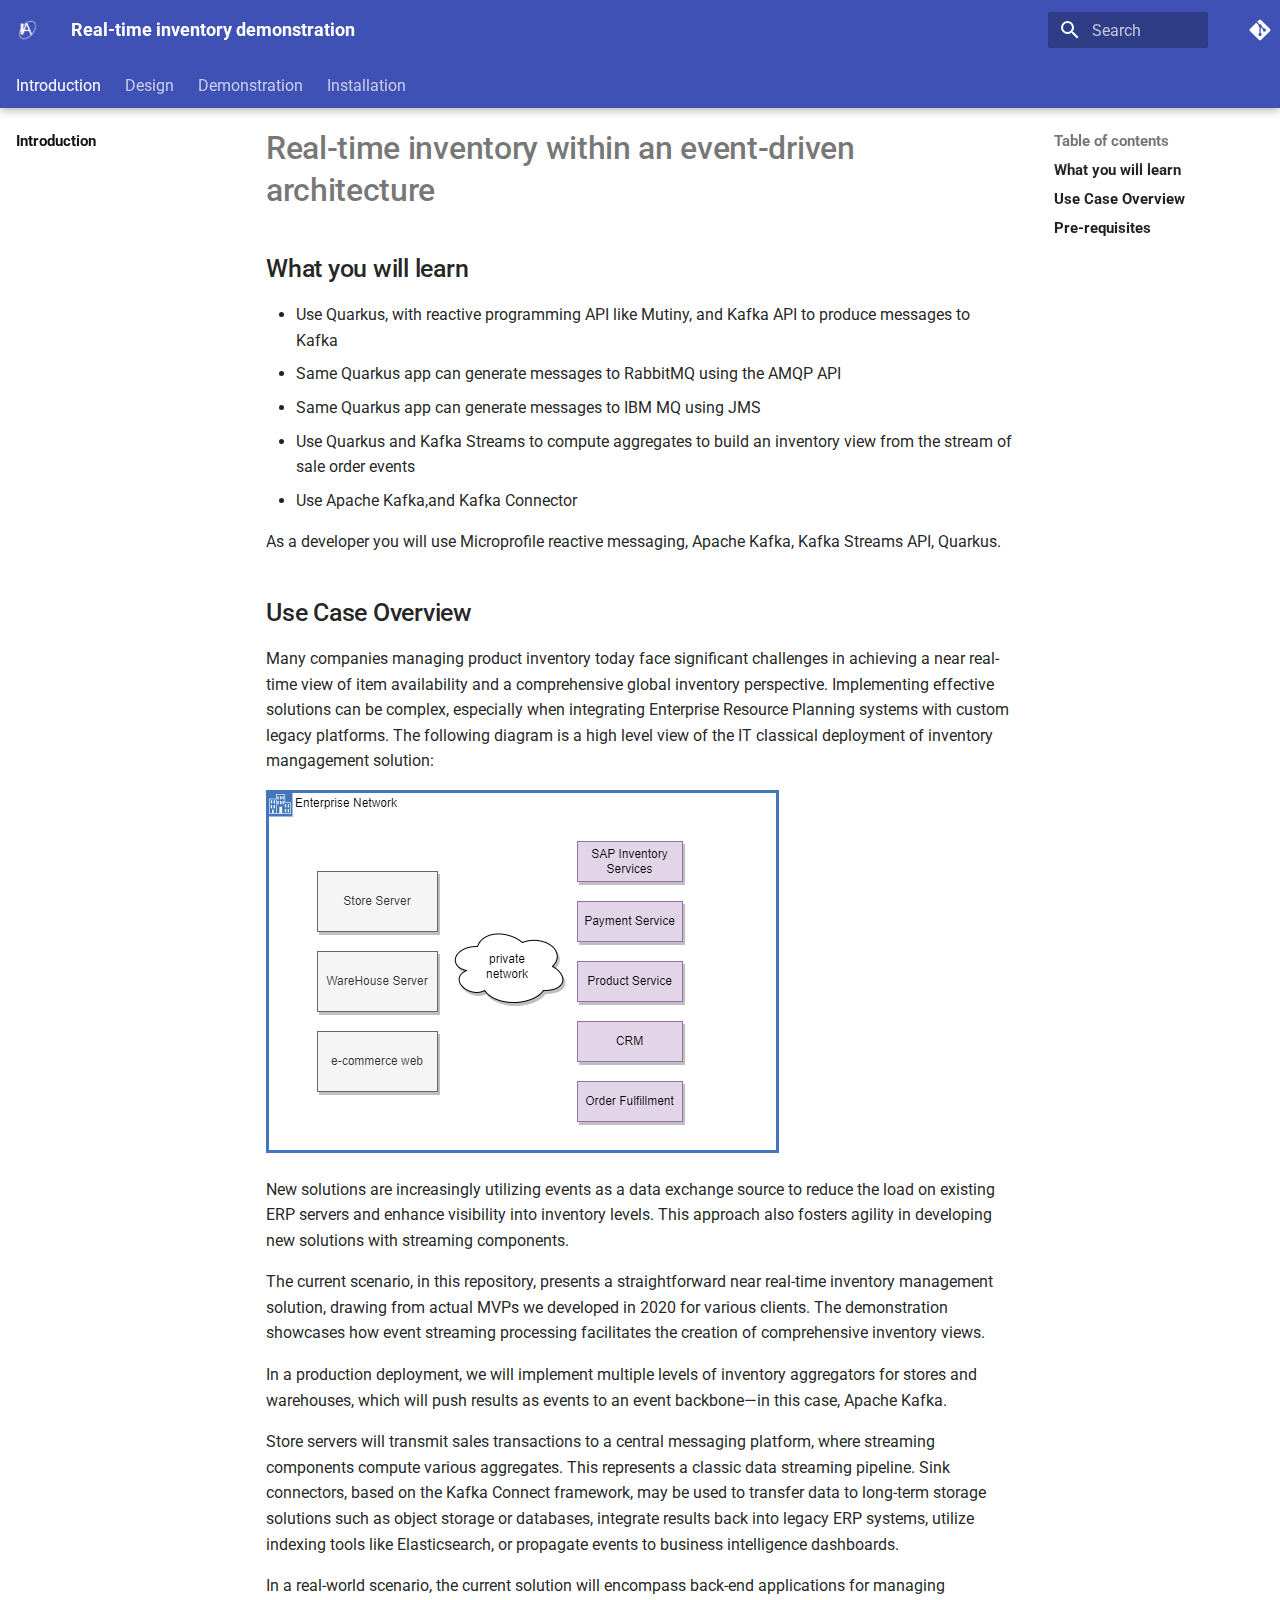
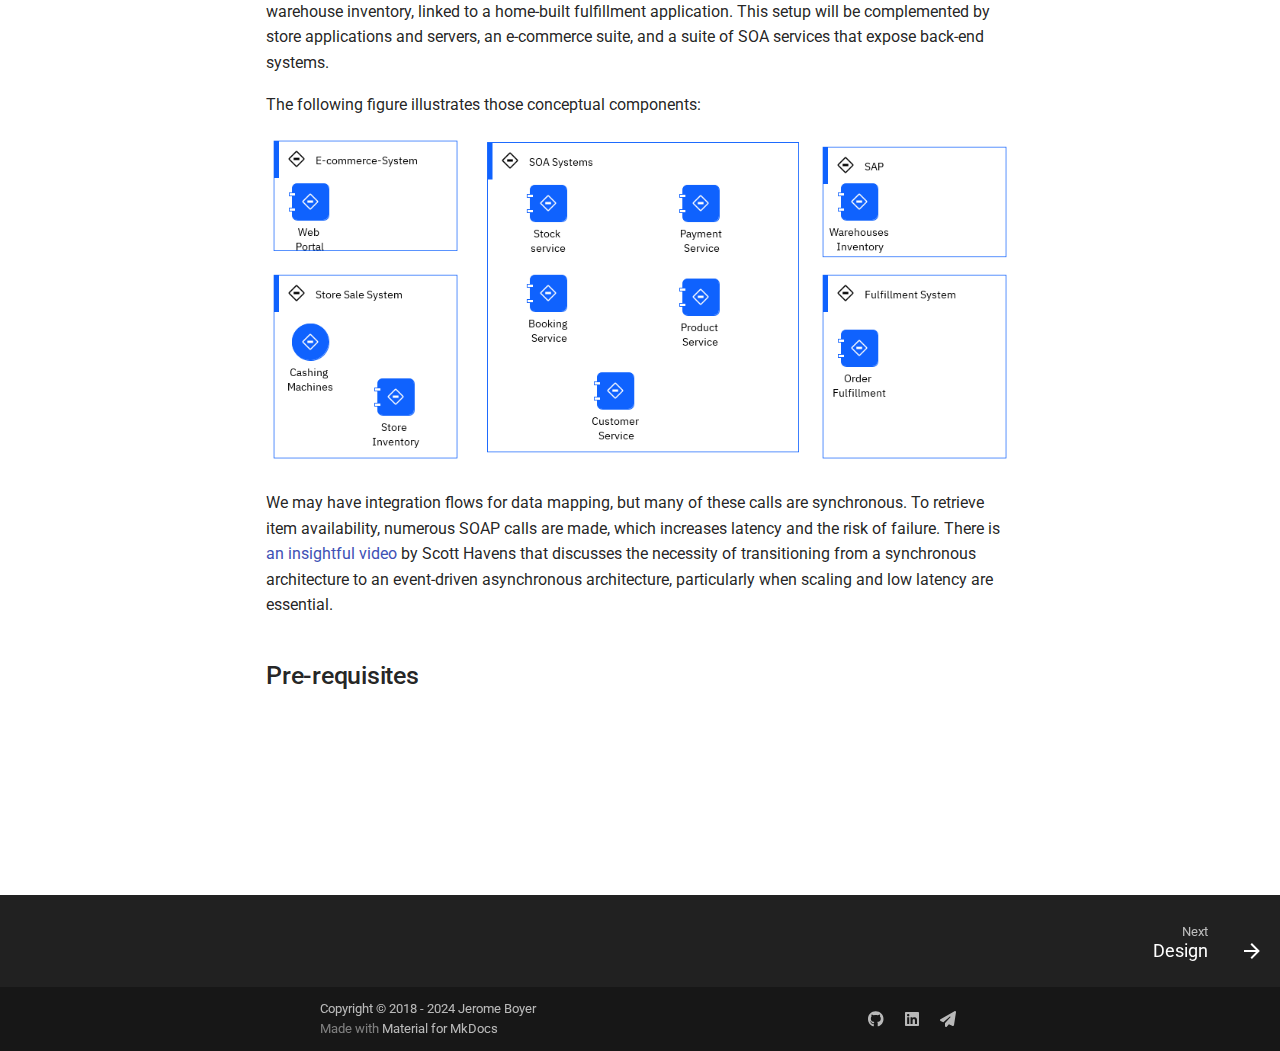
<file: index.html>
<!doctype html><html lang=en class=no-js> <head><meta charset=utf-8><meta name=viewport content="width=device-width,initial-scale=1"><meta name=description content="A demonstration of an even-driven architecture based solution with Kafka"><link href=design/ rel=next><link rel=icon href=images/logo.drawio.png><meta name=generator content="mkdocs-1.6.0, mkdocs-material-9.5.31"><title>Real-time inventory demonstration</title><link rel=stylesheet href=assets/stylesheets/main.3cba04c6.min.css><link rel=stylesheet href=assets/stylesheets/palette.06af60db.min.css><link rel=preconnect href=https://fonts.gstatic.com crossorigin><link rel=stylesheet href="https://fonts.googleapis.com/css?family=Roboto:300,300i,400,400i,700,700i%7CRoboto+Mono:400,400i,700,700i&display=fallback"><style>:root{--md-text-font:"Roboto";--md-code-font:"Roboto Mono"}</style><link rel=stylesheet href=extra.css><script>__md_scope=new URL(".",location),__md_hash=e=>[...e].reduce((e,_)=>(e<<5)-e+_.charCodeAt(0),0),__md_get=(e,_=localStorage,t=__md_scope)=>JSON.parse(_.getItem(t.pathname+"."+e)),__md_set=(e,_,t=localStorage,a=__md_scope)=>{try{t.setItem(a.pathname+"."+e,JSON.stringify(_))}catch(e){}}</script></head> <body dir=ltr data-md-color-scheme=default data-md-color-primary=indigo data-md-color-accent=indigo> <input class=md-toggle data-md-toggle=drawer type=checkbox id=__drawer autocomplete=off> <input class=md-toggle data-md-toggle=search type=checkbox id=__search autocomplete=off> <label class=md-overlay for=__drawer></label> <div data-md-component=skip> <a href=#real-time-inventory-within-an-event-driven-architecture class=md-skip> Skip to content </a> </div> <div data-md-component=announce> </div> <header class="md-header md-header--shadow md-header--lifted" data-md-component=header> <nav class="md-header__inner md-grid" aria-label=Header> <a href=. title="Real-time inventory demonstration" class="md-header__button md-logo" aria-label="Real-time inventory demonstration" data-md-component=logo> <img src=images/logo.drawio.png alt=logo> </a> <label class="md-header__button md-icon" for=__drawer> <svg xmlns=http://www.w3.org/2000/svg viewbox="0 0 24 24"><path d="M3 6h18v2H3V6m0 5h18v2H3v-2m0 5h18v2H3v-2Z"/></svg> </label> <div class=md-header__title data-md-component=header-title> <div class=md-header__ellipsis> <div class=md-header__topic> <span class=md-ellipsis> Real-time inventory demonstration </span> </div> <div class=md-header__topic data-md-component=header-topic> <span class=md-ellipsis> Introduction </span> </div> </div> </div> <label class="md-header__button md-icon" for=__search> <svg xmlns=http://www.w3.org/2000/svg viewbox="0 0 24 24"><path d="M9.5 3A6.5 6.5 0 0 1 16 9.5c0 1.61-.59 3.09-1.56 4.23l.27.27h.79l5 5-1.5 1.5-5-5v-.79l-.27-.27A6.516 6.516 0 0 1 9.5 16 6.5 6.5 0 0 1 3 9.5 6.5 6.5 0 0 1 9.5 3m0 2C7 5 5 7 5 9.5S7 14 9.5 14 14 12 14 9.5 12 5 9.5 5Z"/></svg> </label> <div class=md-search data-md-component=search role=dialog> <label class=md-search__overlay for=__search></label> <div class=md-search__inner role=search> <form class=md-search__form name=search> <input type=text class=md-search__input name=query aria-label=Search placeholder=Search autocapitalize=off autocorrect=off autocomplete=off spellcheck=false data-md-component=search-query required> <label class="md-search__icon md-icon" for=__search> <svg xmlns=http://www.w3.org/2000/svg viewbox="0 0 24 24"><path d="M9.5 3A6.5 6.5 0 0 1 16 9.5c0 1.61-.59 3.09-1.56 4.23l.27.27h.79l5 5-1.5 1.5-5-5v-.79l-.27-.27A6.516 6.516 0 0 1 9.5 16 6.5 6.5 0 0 1 3 9.5 6.5 6.5 0 0 1 9.5 3m0 2C7 5 5 7 5 9.5S7 14 9.5 14 14 12 14 9.5 12 5 9.5 5Z"/></svg> <svg xmlns=http://www.w3.org/2000/svg viewbox="0 0 24 24"><path d="M20 11v2H8l5.5 5.5-1.42 1.42L4.16 12l7.92-7.92L13.5 5.5 8 11h12Z"/></svg> </label> <nav class=md-search__options aria-label=Search> <button type=reset class="md-search__icon md-icon" title=Clear aria-label=Clear tabindex=-1> <svg xmlns=http://www.w3.org/2000/svg viewbox="0 0 24 24"><path d="M19 6.41 17.59 5 12 10.59 6.41 5 5 6.41 10.59 12 5 17.59 6.41 19 12 13.41 17.59 19 19 17.59 13.41 12 19 6.41Z"/></svg> </button> </nav> </form> <div class=md-search__output> <div class=md-search__scrollwrap tabindex=0 data-md-scrollfix> <div class=md-search-result data-md-component=search-result> <div class=md-search-result__meta> Initializing search </div> <ol class=md-search-result__list role=presentation></ol> </div> </div> </div> </div> </div> <div class=md-header__source> <a href=https://github.com/jbcodeforce/eda-rt-inventory title="Go to repository" class=md-source data-md-component=source> <div class="md-source__icon md-icon"> <svg xmlns=http://www.w3.org/2000/svg viewbox="0 0 448 512"><!-- Font Awesome Free 6.6.0 by @fontawesome - https://fontawesome.com License - https://fontawesome.com/license/free (Icons: CC BY 4.0, Fonts: SIL OFL 1.1, Code: MIT License) Copyright 2024 Fonticons, Inc.--><path d="M439.55 236.05 244 40.45a28.87 28.87 0 0 0-40.81 0l-40.66 40.63 51.52 51.52c27.06-9.14 52.68 16.77 43.39 43.68l49.66 49.66c34.23-11.8 61.18 31 35.47 56.69-26.49 26.49-70.21-2.87-56-37.34L240.22 199v121.85c25.3 12.54 22.26 41.85 9.08 55a34.34 34.34 0 0 1-48.55 0c-17.57-17.6-11.07-46.91 11.25-56v-123c-20.8-8.51-24.6-30.74-18.64-45L142.57 101 8.45 235.14a28.86 28.86 0 0 0 0 40.81l195.61 195.6a28.86 28.86 0 0 0 40.8 0l194.69-194.69a28.86 28.86 0 0 0 0-40.81z"/></svg> </div> <div class=md-source__repository> GitHub </div> </a> </div> </nav> <nav class=md-tabs aria-label=Tabs data-md-component=tabs> <div class=md-grid> <ul class=md-tabs__list> <li class="md-tabs__item md-tabs__item--active"> <a href=. class=md-tabs__link> Introduction </a> </li> <li class=md-tabs__item> <a href=design/ class=md-tabs__link> Design </a> </li> <li class=md-tabs__item> <a href=demo/ class=md-tabs__link> Demonstration </a> </li> <li class=md-tabs__item> <a href=install/ class=md-tabs__link> Installation </a> </li> </ul> </div> </nav> </header> <div class=md-container data-md-component=container> <main class=md-main data-md-component=main> <div class="md-main__inner md-grid"> <div class="md-sidebar md-sidebar--primary" data-md-component=sidebar data-md-type=navigation> <div class=md-sidebar__scrollwrap> <div class=md-sidebar__inner> <nav class="md-nav md-nav--primary md-nav--lifted" aria-label=Navigation data-md-level=0> <label class=md-nav__title for=__drawer> <a href=. title="Real-time inventory demonstration" class="md-nav__button md-logo" aria-label="Real-time inventory demonstration" data-md-component=logo> <img src=images/logo.drawio.png alt=logo> </a> Real-time inventory demonstration </label> <div class=md-nav__source> <a href=https://github.com/jbcodeforce/eda-rt-inventory title="Go to repository" class=md-source data-md-component=source> <div class="md-source__icon md-icon"> <svg xmlns=http://www.w3.org/2000/svg viewbox="0 0 448 512"><!-- Font Awesome Free 6.6.0 by @fontawesome - https://fontawesome.com License - https://fontawesome.com/license/free (Icons: CC BY 4.0, Fonts: SIL OFL 1.1, Code: MIT License) Copyright 2024 Fonticons, Inc.--><path d="M439.55 236.05 244 40.45a28.87 28.87 0 0 0-40.81 0l-40.66 40.63 51.52 51.52c27.06-9.14 52.68 16.77 43.39 43.68l49.66 49.66c34.23-11.8 61.18 31 35.47 56.69-26.49 26.49-70.21-2.87-56-37.34L240.22 199v121.85c25.3 12.54 22.26 41.85 9.08 55a34.34 34.34 0 0 1-48.55 0c-17.57-17.6-11.07-46.91 11.25-56v-123c-20.8-8.51-24.6-30.74-18.64-45L142.57 101 8.45 235.14a28.86 28.86 0 0 0 0 40.81l195.61 195.6a28.86 28.86 0 0 0 40.8 0l194.69-194.69a28.86 28.86 0 0 0 0-40.81z"/></svg> </div> <div class=md-source__repository> GitHub </div> </a> </div> <ul class=md-nav__list data-md-scrollfix> <li class="md-nav__item md-nav__item--active"> <input class="md-nav__toggle md-toggle" type=checkbox id=__toc> <label class="md-nav__link md-nav__link--active" for=__toc> <span class=md-ellipsis> Introduction </span> <span class="md-nav__icon md-icon"></span> </label> <a href=. class="md-nav__link md-nav__link--active"> <span class=md-ellipsis> Introduction </span> </a> <nav class="md-nav md-nav--secondary" aria-label="Table of contents"> <label class=md-nav__title for=__toc> <span class="md-nav__icon md-icon"></span> Table of contents </label> <ul class=md-nav__list data-md-component=toc data-md-scrollfix> <li class=md-nav__item> <a href=#what-you-will-learn class=md-nav__link> <span class=md-ellipsis> What you will learn </span> </a> </li> <li class=md-nav__item> <a href=#use-case-overview class=md-nav__link> <span class=md-ellipsis> Use Case Overview </span> </a> </li> <li class=md-nav__item> <a href=#pre-requisites class=md-nav__link> <span class=md-ellipsis> Pre-requisites </span> </a> </li> </ul> </nav> </li> <li class=md-nav__item> <a href=design/ class=md-nav__link> <span class=md-ellipsis> Design </span> </a> </li> <li class=md-nav__item> <a href=demo/ class=md-nav__link> <span class=md-ellipsis> Demonstration </span> </a> </li> <li class=md-nav__item> <a href=install/ class=md-nav__link> <span class=md-ellipsis> Installation </span> </a> </li> </ul> </nav> </div> </div> </div> <div class="md-sidebar md-sidebar--secondary" data-md-component=sidebar data-md-type=toc> <div class=md-sidebar__scrollwrap> <div class=md-sidebar__inner> <nav class="md-nav md-nav--secondary" aria-label="Table of contents"> <label class=md-nav__title for=__toc> <span class="md-nav__icon md-icon"></span> Table of contents </label> <ul class=md-nav__list data-md-component=toc data-md-scrollfix> <li class=md-nav__item> <a href=#what-you-will-learn class=md-nav__link> <span class=md-ellipsis> What you will learn </span> </a> </li> <li class=md-nav__item> <a href=#use-case-overview class=md-nav__link> <span class=md-ellipsis> Use Case Overview </span> </a> </li> <li class=md-nav__item> <a href=#pre-requisites class=md-nav__link> <span class=md-ellipsis> Pre-requisites </span> </a> </li> </ul> </nav> </div> </div> </div> <div class=md-content data-md-component=content> <article class="md-content__inner md-typeset"> <h1 id=real-time-inventory-within-an-event-driven-architecture>Real-time inventory within an event-driven architecture<a class=headerlink href=#real-time-inventory-within-an-event-driven-architecture title="Permanent link">&para;</a></h1> <h2 id=what-you-will-learn>What you will learn<a class=headerlink href=#what-you-will-learn title="Permanent link">&para;</a></h2> <ul> <li>Use Quarkus, with reactive programming API like Mutiny, and Kafka API to produce messages to Kafka</li> <li>Same Quarkus app can generate messages to RabbitMQ using the AMQP API</li> <li>Same Quarkus app can generate messages to IBM MQ using JMS</li> <li>Use Quarkus and Kafka Streams to compute aggregates to build an inventory view from the stream of sale order events</li> <li>Use Apache Kafka,and Kafka Connector</li> </ul> <p>As a developer you will use Microprofile reactive messaging, Apache Kafka, Kafka Streams API, Quarkus.</p> <h2 id=use-case-overview>Use Case Overview<a class=headerlink href=#use-case-overview title="Permanent link">&para;</a></h2> <p>Many companies managing product inventory today face significant challenges in achieving a near real-time view of item availability and a comprehensive global inventory perspective. Implementing effective solutions can be complex, especially when integrating Enterprise Resource Planning systems with custom legacy platforms. The following diagram is a high level view of the IT classical deployment of inventory mangagement solution:</p> <p><img alt src=diagrams/hl-solution.drawio.png></p> <p>New solutions are increasingly utilizing events as a data exchange source to reduce the load on existing ERP servers and enhance visibility into inventory levels. This approach also fosters agility in developing new solutions with streaming components.</p> <p>The current scenario, in this repository, presents a straightforward near real-time inventory management solution, drawing from actual MVPs we developed in 2020 for various clients. The demonstration showcases how event streaming processing facilitates the creation of comprehensive inventory views.</p> <p>In a production deployment, we will implement multiple levels of inventory aggregators for stores and warehouses, which will push results as events to an event backbone—in this case, Apache Kafka.</p> <p>Store servers will transmit sales transactions to a central messaging platform, where streaming components compute various aggregates. This represents a classic data streaming pipeline. Sink connectors, based on the Kafka Connect framework, may be used to transfer data to long-term storage solutions such as object storage or databases, integrate results back into legacy ERP systems, utilize indexing tools like Elasticsearch, or propagate events to business intelligence dashboards.</p> <p>In a real-world scenario, the current solution will encompass back-end applications for managing warehouse inventory, linked to a home-built fulfillment application. This setup will be complemented by store applications and servers, an e-commerce suite, and a suite of SOA services that expose back-end systems.</p> <p>The following figure illustrates those conceptual components:</p> <p><img alt src=images/as-is-soa.png></p> <p>We may have integration flows for data mapping, but many of these calls are synchronous. To retrieve item availability, numerous SOAP calls are made, which increases latency and the risk of failure. There is <a href="https://www.youtube.com/watch?v=FskIb9SariI">an insightful video</a> by Scott Havens that discusses the necessity of transitioning from a synchronous architecture to an event-driven asynchronous architecture, particularly when scaling and low latency are essential.</p> <h2 id=pre-requisites>Pre-requisites<a class=headerlink href=#pre-requisites title="Permanent link">&para;</a></h2> <h1 id=_1><a class=headerlink href=#_1 title="Permanent link">&para;</a></h1> </article> </div> <script>var target=document.getElementById(location.hash.slice(1));target&&target.name&&(target.checked=target.name.startsWith("__tabbed_"))</script> </div> <button type=button class="md-top md-icon" data-md-component=top hidden> <svg xmlns=http://www.w3.org/2000/svg viewbox="0 0 24 24"><path d="M13 20h-2V8l-5.5 5.5-1.42-1.42L12 4.16l7.92 7.92-1.42 1.42L13 8v12Z"/></svg> Back to top </button> </main> <footer class=md-footer> <nav class="md-footer__inner md-grid" aria-label=Footer> <a href=design/ class="md-footer__link md-footer__link--next" aria-label="Next: Design"> <div class=md-footer__title> <span class=md-footer__direction> Next </span> <div class=md-ellipsis> Design </div> </div> <div class="md-footer__button md-icon"> <svg xmlns=http://www.w3.org/2000/svg viewbox="0 0 24 24"><path d="M4 11v2h12l-5.5 5.5 1.42 1.42L19.84 12l-7.92-7.92L10.5 5.5 16 11H4Z"/></svg> </div> </a> </nav> <div class="md-footer-meta md-typeset"> <div class="md-footer-meta__inner md-grid"> <div class=md-copyright> <div class=md-copyright__highlight> Copyright &copy; 2018 - 2024 Jerome Boyer </div> Made with <a href=https://squidfunk.github.io/mkdocs-material/ target=_blank rel=noopener> Material for MkDocs </a> </div> <div class=md-social> <a href=https://github.com/jbcodeforce target=_blank rel=noopener title=github.com class=md-social__link> <svg xmlns=http://www.w3.org/2000/svg viewbox="0 0 496 512"><!-- Font Awesome Free 6.6.0 by @fontawesome - https://fontawesome.com License - https://fontawesome.com/license/free (Icons: CC BY 4.0, Fonts: SIL OFL 1.1, Code: MIT License) Copyright 2024 Fonticons, Inc.--><path d="M165.9 397.4c0 2-2.3 3.6-5.2 3.6-3.3.3-5.6-1.3-5.6-3.6 0-2 2.3-3.6 5.2-3.6 3-.3 5.6 1.3 5.6 3.6zm-31.1-4.5c-.7 2 1.3 4.3 4.3 4.9 2.6 1 5.6 0 6.2-2s-1.3-4.3-4.3-5.2c-2.6-.7-5.5.3-6.2 2.3zm44.2-1.7c-2.9.7-4.9 2.6-4.6 4.9.3 2 2.9 3.3 5.9 2.6 2.9-.7 4.9-2.6 4.6-4.6-.3-1.9-3-3.2-5.9-2.9zM244.8 8C106.1 8 0 113.3 0 252c0 110.9 69.8 205.8 169.5 239.2 12.8 2.3 17.3-5.6 17.3-12.1 0-6.2-.3-40.4-.3-61.4 0 0-70 15-84.7-29.8 0 0-11.4-29.1-27.8-36.6 0 0-22.9-15.7 1.6-15.4 0 0 24.9 2 38.6 25.8 21.9 38.6 58.6 27.5 72.9 20.9 2.3-16 8.8-27.1 16-33.7-55.9-6.2-112.3-14.3-112.3-110.5 0-27.5 7.6-41.3 23.6-58.9-2.6-6.5-11.1-33.3 2.6-67.9 20.9-6.5 69 27 69 27 20-5.6 41.5-8.5 62.8-8.5s42.8 2.9 62.8 8.5c0 0 48.1-33.6 69-27 13.7 34.7 5.2 61.4 2.6 67.9 16 17.7 25.8 31.5 25.8 58.9 0 96.5-58.9 104.2-114.8 110.5 9.2 7.9 17 22.9 17 46.4 0 33.7-.3 75.4-.3 83.6 0 6.5 4.6 14.4 17.3 12.1C428.2 457.8 496 362.9 496 252 496 113.3 383.5 8 244.8 8zM97.2 352.9c-1.3 1-1 3.3.7 5.2 1.6 1.6 3.9 2.3 5.2 1 1.3-1 1-3.3-.7-5.2-1.6-1.6-3.9-2.3-5.2-1zm-10.8-8.1c-.7 1.3.3 2.9 2.3 3.9 1.6 1 3.6.7 4.3-.7.7-1.3-.3-2.9-2.3-3.9-2-.6-3.6-.3-4.3.7zm32.4 35.6c-1.6 1.3-1 4.3 1.3 6.2 2.3 2.3 5.2 2.6 6.5 1 1.3-1.3.7-4.3-1.3-6.2-2.2-2.3-5.2-2.6-6.5-1zm-11.4-14.7c-1.6 1-1.6 3.6 0 5.9 1.6 2.3 4.3 3.3 5.6 2.3 1.6-1.3 1.6-3.9 0-6.2-1.4-2.3-4-3.3-5.6-2z"/></svg> </a> <a href=https://linkedin.com/in/jeromeboyer target=_blank rel=noopener title=linkedin.com class=md-social__link> <svg xmlns=http://www.w3.org/2000/svg viewbox="0 0 448 512"><!-- Font Awesome Free 6.6.0 by @fontawesome - https://fontawesome.com License - https://fontawesome.com/license/free (Icons: CC BY 4.0, Fonts: SIL OFL 1.1, Code: MIT License) Copyright 2024 Fonticons, Inc.--><path d="M416 32H31.9C14.3 32 0 46.5 0 64.3v383.4C0 465.5 14.3 480 31.9 480H416c17.6 0 32-14.5 32-32.3V64.3c0-17.8-14.4-32.3-32-32.3zM135.4 416H69V202.2h66.5V416zm-33.2-243c-21.3 0-38.5-17.3-38.5-38.5S80.9 96 102.2 96c21.2 0 38.5 17.3 38.5 38.5 0 21.3-17.2 38.5-38.5 38.5zm282.1 243h-66.4V312c0-24.8-.5-56.7-34.5-56.7-34.6 0-39.9 27-39.9 54.9V416h-66.4V202.2h63.7v29.2h.9c8.9-16.8 30.6-34.5 62.9-34.5 67.2 0 79.7 44.3 79.7 101.9V416z"/></svg> </a> <a href target=_blank rel=noopener title class=md-social__link> <svg xmlns=http://www.w3.org/2000/svg viewbox="0 0 512 512"><!-- Font Awesome Free 6.6.0 by @fontawesome - https://fontawesome.com License - https://fontawesome.com/license/free (Icons: CC BY 4.0, Fonts: SIL OFL 1.1, Code: MIT License) Copyright 2024 Fonticons, Inc.--><path d="M498.1 5.6c10.1 7 15.4 19.1 13.5 31.2l-64 416c-1.5 9.7-7.4 18.2-16 23s-18.9 5.4-28 1.6L284 427.7l-68.5 74.1c-8.9 9.7-22.9 12.9-35.2 8.1S160 493.2 160 480v-83.6c0-4 1.5-7.8 4.2-10.8l167.6-182.8c5.8-6.3 5.6-16-.4-22s-15.7-6.4-22-.7L106 360.8l-88.3-44.2C7.1 311.3.3 300.7 0 288.9s5.9-22.8 16.1-28.7l448-256c10.7-6.1 23.9-5.5 34 1.4z"/></svg> </a> </div> </div> </div> </footer> </div> <div class=md-dialog data-md-component=dialog> <div class="md-dialog__inner md-typeset"></div> </div> <div class=md-progress data-md-component=progress role=progressbar></div> <script id=__config type=application/json>{"base": ".", "features": ["content.code.annotate", "content.code.copy", "content.tooltips", "search.highlight", "navigation.instant", "navigation.instant.progress", "navigation.tabs", "navigation.instant", "navigation.tabs.sticky", "navigation.tracking", "navigation.footer", "navigation.tabs.sticky", "navigation.top"], "search": "assets/javascripts/workers/search.b8dbb3d2.min.js", "translations": {"clipboard.copied": "Copied to clipboard", "clipboard.copy": "Copy to clipboard", "search.result.more.one": "1 more on this page", "search.result.more.other": "# more on this page", "search.result.none": "No matching documents", "search.result.one": "1 matching document", "search.result.other": "# matching documents", "search.result.placeholder": "Type to start searching", "search.result.term.missing": "Missing", "select.version": "Select version"}}</script> <script src=assets/javascripts/bundle.fe8b6f2b.min.js></script> </body> </html>
</file>
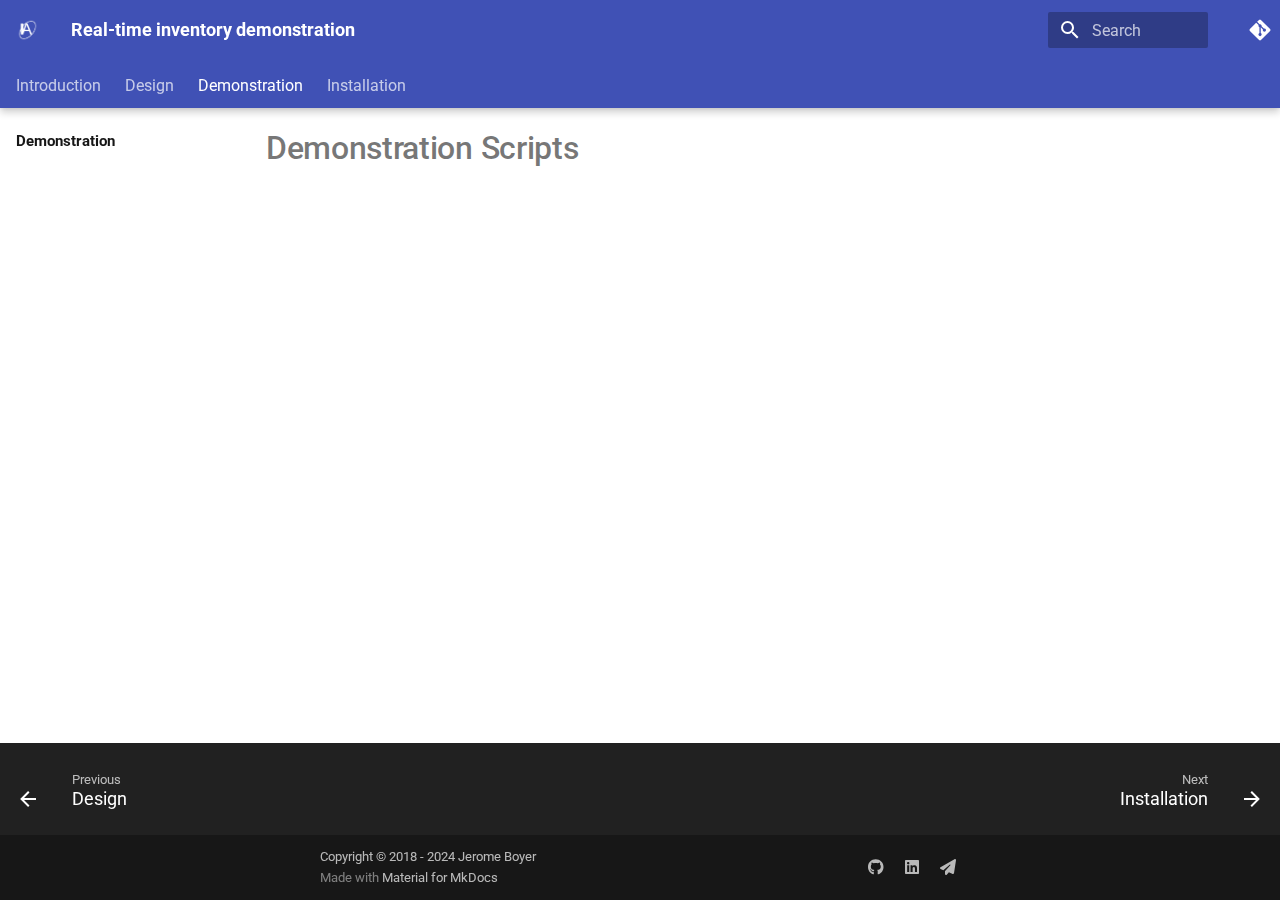
<file: demo/index.html>
<!doctype html><html lang=en class=no-js> <head><meta charset=utf-8><meta name=viewport content="width=device-width,initial-scale=1"><meta name=description content="A demonstration of an even-driven architecture based solution with Kafka"><link href=../design/ rel=prev><link href=../install/ rel=next><link rel=icon href=../images/logo.drawio.png><meta name=generator content="mkdocs-1.6.0, mkdocs-material-9.5.31"><title>Demonstration - Real-time inventory demonstration</title><link rel=stylesheet href=../assets/stylesheets/main.3cba04c6.min.css><link rel=stylesheet href=../assets/stylesheets/palette.06af60db.min.css><link rel=preconnect href=https://fonts.gstatic.com crossorigin><link rel=stylesheet href="https://fonts.googleapis.com/css?family=Roboto:300,300i,400,400i,700,700i%7CRoboto+Mono:400,400i,700,700i&display=fallback"><style>:root{--md-text-font:"Roboto";--md-code-font:"Roboto Mono"}</style><link rel=stylesheet href=../extra.css><script>__md_scope=new URL("..",location),__md_hash=e=>[...e].reduce((e,_)=>(e<<5)-e+_.charCodeAt(0),0),__md_get=(e,_=localStorage,t=__md_scope)=>JSON.parse(_.getItem(t.pathname+"."+e)),__md_set=(e,_,t=localStorage,a=__md_scope)=>{try{t.setItem(a.pathname+"."+e,JSON.stringify(_))}catch(e){}}</script></head> <body dir=ltr data-md-color-scheme=default data-md-color-primary=indigo data-md-color-accent=indigo> <input class=md-toggle data-md-toggle=drawer type=checkbox id=__drawer autocomplete=off> <input class=md-toggle data-md-toggle=search type=checkbox id=__search autocomplete=off> <label class=md-overlay for=__drawer></label> <div data-md-component=skip> <a href=#demonstration-scripts class=md-skip> Skip to content </a> </div> <div data-md-component=announce> </div> <header class="md-header md-header--shadow md-header--lifted" data-md-component=header> <nav class="md-header__inner md-grid" aria-label=Header> <a href=.. title="Real-time inventory demonstration" class="md-header__button md-logo" aria-label="Real-time inventory demonstration" data-md-component=logo> <img src=../images/logo.drawio.png alt=logo> </a> <label class="md-header__button md-icon" for=__drawer> <svg xmlns=http://www.w3.org/2000/svg viewbox="0 0 24 24"><path d="M3 6h18v2H3V6m0 5h18v2H3v-2m0 5h18v2H3v-2Z"/></svg> </label> <div class=md-header__title data-md-component=header-title> <div class=md-header__ellipsis> <div class=md-header__topic> <span class=md-ellipsis> Real-time inventory demonstration </span> </div> <div class=md-header__topic data-md-component=header-topic> <span class=md-ellipsis> Demonstration </span> </div> </div> </div> <label class="md-header__button md-icon" for=__search> <svg xmlns=http://www.w3.org/2000/svg viewbox="0 0 24 24"><path d="M9.5 3A6.5 6.5 0 0 1 16 9.5c0 1.61-.59 3.09-1.56 4.23l.27.27h.79l5 5-1.5 1.5-5-5v-.79l-.27-.27A6.516 6.516 0 0 1 9.5 16 6.5 6.5 0 0 1 3 9.5 6.5 6.5 0 0 1 9.5 3m0 2C7 5 5 7 5 9.5S7 14 9.5 14 14 12 14 9.5 12 5 9.5 5Z"/></svg> </label> <div class=md-search data-md-component=search role=dialog> <label class=md-search__overlay for=__search></label> <div class=md-search__inner role=search> <form class=md-search__form name=search> <input type=text class=md-search__input name=query aria-label=Search placeholder=Search autocapitalize=off autocorrect=off autocomplete=off spellcheck=false data-md-component=search-query required> <label class="md-search__icon md-icon" for=__search> <svg xmlns=http://www.w3.org/2000/svg viewbox="0 0 24 24"><path d="M9.5 3A6.5 6.5 0 0 1 16 9.5c0 1.61-.59 3.09-1.56 4.23l.27.27h.79l5 5-1.5 1.5-5-5v-.79l-.27-.27A6.516 6.516 0 0 1 9.5 16 6.5 6.5 0 0 1 3 9.5 6.5 6.5 0 0 1 9.5 3m0 2C7 5 5 7 5 9.5S7 14 9.5 14 14 12 14 9.5 12 5 9.5 5Z"/></svg> <svg xmlns=http://www.w3.org/2000/svg viewbox="0 0 24 24"><path d="M20 11v2H8l5.5 5.5-1.42 1.42L4.16 12l7.92-7.92L13.5 5.5 8 11h12Z"/></svg> </label> <nav class=md-search__options aria-label=Search> <button type=reset class="md-search__icon md-icon" title=Clear aria-label=Clear tabindex=-1> <svg xmlns=http://www.w3.org/2000/svg viewbox="0 0 24 24"><path d="M19 6.41 17.59 5 12 10.59 6.41 5 5 6.41 10.59 12 5 17.59 6.41 19 12 13.41 17.59 19 19 17.59 13.41 12 19 6.41Z"/></svg> </button> </nav> </form> <div class=md-search__output> <div class=md-search__scrollwrap tabindex=0 data-md-scrollfix> <div class=md-search-result data-md-component=search-result> <div class=md-search-result__meta> Initializing search </div> <ol class=md-search-result__list role=presentation></ol> </div> </div> </div> </div> </div> <div class=md-header__source> <a href=https://github.com/jbcodeforce/eda-rt-inventory title="Go to repository" class=md-source data-md-component=source> <div class="md-source__icon md-icon"> <svg xmlns=http://www.w3.org/2000/svg viewbox="0 0 448 512"><!-- Font Awesome Free 6.6.0 by @fontawesome - https://fontawesome.com License - https://fontawesome.com/license/free (Icons: CC BY 4.0, Fonts: SIL OFL 1.1, Code: MIT License) Copyright 2024 Fonticons, Inc.--><path d="M439.55 236.05 244 40.45a28.87 28.87 0 0 0-40.81 0l-40.66 40.63 51.52 51.52c27.06-9.14 52.68 16.77 43.39 43.68l49.66 49.66c34.23-11.8 61.18 31 35.47 56.69-26.49 26.49-70.21-2.87-56-37.34L240.22 199v121.85c25.3 12.54 22.26 41.85 9.08 55a34.34 34.34 0 0 1-48.55 0c-17.57-17.6-11.07-46.91 11.25-56v-123c-20.8-8.51-24.6-30.74-18.64-45L142.57 101 8.45 235.14a28.86 28.86 0 0 0 0 40.81l195.61 195.6a28.86 28.86 0 0 0 40.8 0l194.69-194.69a28.86 28.86 0 0 0 0-40.81z"/></svg> </div> <div class=md-source__repository> GitHub </div> </a> </div> </nav> <nav class=md-tabs aria-label=Tabs data-md-component=tabs> <div class=md-grid> <ul class=md-tabs__list> <li class=md-tabs__item> <a href=.. class=md-tabs__link> Introduction </a> </li> <li class=md-tabs__item> <a href=../design/ class=md-tabs__link> Design </a> </li> <li class="md-tabs__item md-tabs__item--active"> <a href=./ class=md-tabs__link> Demonstration </a> </li> <li class=md-tabs__item> <a href=../install/ class=md-tabs__link> Installation </a> </li> </ul> </div> </nav> </header> <div class=md-container data-md-component=container> <main class=md-main data-md-component=main> <div class="md-main__inner md-grid"> <div class="md-sidebar md-sidebar--primary" data-md-component=sidebar data-md-type=navigation> <div class=md-sidebar__scrollwrap> <div class=md-sidebar__inner> <nav class="md-nav md-nav--primary md-nav--lifted" aria-label=Navigation data-md-level=0> <label class=md-nav__title for=__drawer> <a href=.. title="Real-time inventory demonstration" class="md-nav__button md-logo" aria-label="Real-time inventory demonstration" data-md-component=logo> <img src=../images/logo.drawio.png alt=logo> </a> Real-time inventory demonstration </label> <div class=md-nav__source> <a href=https://github.com/jbcodeforce/eda-rt-inventory title="Go to repository" class=md-source data-md-component=source> <div class="md-source__icon md-icon"> <svg xmlns=http://www.w3.org/2000/svg viewbox="0 0 448 512"><!-- Font Awesome Free 6.6.0 by @fontawesome - https://fontawesome.com License - https://fontawesome.com/license/free (Icons: CC BY 4.0, Fonts: SIL OFL 1.1, Code: MIT License) Copyright 2024 Fonticons, Inc.--><path d="M439.55 236.05 244 40.45a28.87 28.87 0 0 0-40.81 0l-40.66 40.63 51.52 51.52c27.06-9.14 52.68 16.77 43.39 43.68l49.66 49.66c34.23-11.8 61.18 31 35.47 56.69-26.49 26.49-70.21-2.87-56-37.34L240.22 199v121.85c25.3 12.54 22.26 41.85 9.08 55a34.34 34.34 0 0 1-48.55 0c-17.57-17.6-11.07-46.91 11.25-56v-123c-20.8-8.51-24.6-30.74-18.64-45L142.57 101 8.45 235.14a28.86 28.86 0 0 0 0 40.81l195.61 195.6a28.86 28.86 0 0 0 40.8 0l194.69-194.69a28.86 28.86 0 0 0 0-40.81z"/></svg> </div> <div class=md-source__repository> GitHub </div> </a> </div> <ul class=md-nav__list data-md-scrollfix> <li class=md-nav__item> <a href=.. class=md-nav__link> <span class=md-ellipsis> Introduction </span> </a> </li> <li class=md-nav__item> <a href=../design/ class=md-nav__link> <span class=md-ellipsis> Design </span> </a> </li> <li class="md-nav__item md-nav__item--active"> <input class="md-nav__toggle md-toggle" type=checkbox id=__toc> <a href=./ class="md-nav__link md-nav__link--active"> <span class=md-ellipsis> Demonstration </span> </a> </li> <li class=md-nav__item> <a href=../install/ class=md-nav__link> <span class=md-ellipsis> Installation </span> </a> </li> </ul> </nav> </div> </div> </div> <div class="md-sidebar md-sidebar--secondary" data-md-component=sidebar data-md-type=toc> <div class=md-sidebar__scrollwrap> <div class=md-sidebar__inner> <nav class="md-nav md-nav--secondary" aria-label="Table of contents"> </nav> </div> </div> </div> <div class=md-content data-md-component=content> <article class="md-content__inner md-typeset"> <h1 id=demonstration-scripts>Demonstration Scripts<a class=headerlink href=#demonstration-scripts title="Permanent link">&para;</a></h1> </article> </div> <script>var target=document.getElementById(location.hash.slice(1));target&&target.name&&(target.checked=target.name.startsWith("__tabbed_"))</script> </div> <button type=button class="md-top md-icon" data-md-component=top hidden> <svg xmlns=http://www.w3.org/2000/svg viewbox="0 0 24 24"><path d="M13 20h-2V8l-5.5 5.5-1.42-1.42L12 4.16l7.92 7.92-1.42 1.42L13 8v12Z"/></svg> Back to top </button> </main> <footer class=md-footer> <nav class="md-footer__inner md-grid" aria-label=Footer> <a href=../design/ class="md-footer__link md-footer__link--prev" aria-label="Previous: Design"> <div class="md-footer__button md-icon"> <svg xmlns=http://www.w3.org/2000/svg viewbox="0 0 24 24"><path d="M20 11v2H8l5.5 5.5-1.42 1.42L4.16 12l7.92-7.92L13.5 5.5 8 11h12Z"/></svg> </div> <div class=md-footer__title> <span class=md-footer__direction> Previous </span> <div class=md-ellipsis> Design </div> </div> </a> <a href=../install/ class="md-footer__link md-footer__link--next" aria-label="Next: Installation"> <div class=md-footer__title> <span class=md-footer__direction> Next </span> <div class=md-ellipsis> Installation </div> </div> <div class="md-footer__button md-icon"> <svg xmlns=http://www.w3.org/2000/svg viewbox="0 0 24 24"><path d="M4 11v2h12l-5.5 5.5 1.42 1.42L19.84 12l-7.92-7.92L10.5 5.5 16 11H4Z"/></svg> </div> </a> </nav> <div class="md-footer-meta md-typeset"> <div class="md-footer-meta__inner md-grid"> <div class=md-copyright> <div class=md-copyright__highlight> Copyright &copy; 2018 - 2024 Jerome Boyer </div> Made with <a href=https://squidfunk.github.io/mkdocs-material/ target=_blank rel=noopener> Material for MkDocs </a> </div> <div class=md-social> <a href=https://github.com/jbcodeforce target=_blank rel=noopener title=github.com class=md-social__link> <svg xmlns=http://www.w3.org/2000/svg viewbox="0 0 496 512"><!-- Font Awesome Free 6.6.0 by @fontawesome - https://fontawesome.com License - https://fontawesome.com/license/free (Icons: CC BY 4.0, Fonts: SIL OFL 1.1, Code: MIT License) Copyright 2024 Fonticons, Inc.--><path d="M165.9 397.4c0 2-2.3 3.6-5.2 3.6-3.3.3-5.6-1.3-5.6-3.6 0-2 2.3-3.6 5.2-3.6 3-.3 5.6 1.3 5.6 3.6zm-31.1-4.5c-.7 2 1.3 4.3 4.3 4.9 2.6 1 5.6 0 6.2-2s-1.3-4.3-4.3-5.2c-2.6-.7-5.5.3-6.2 2.3zm44.2-1.7c-2.9.7-4.9 2.6-4.6 4.9.3 2 2.9 3.3 5.9 2.6 2.9-.7 4.9-2.6 4.6-4.6-.3-1.9-3-3.2-5.9-2.9zM244.8 8C106.1 8 0 113.3 0 252c0 110.9 69.8 205.8 169.5 239.2 12.8 2.3 17.3-5.6 17.3-12.1 0-6.2-.3-40.4-.3-61.4 0 0-70 15-84.7-29.8 0 0-11.4-29.1-27.8-36.6 0 0-22.9-15.7 1.6-15.4 0 0 24.9 2 38.6 25.8 21.9 38.6 58.6 27.5 72.9 20.9 2.3-16 8.8-27.1 16-33.7-55.9-6.2-112.3-14.3-112.3-110.5 0-27.5 7.6-41.3 23.6-58.9-2.6-6.5-11.1-33.3 2.6-67.9 20.9-6.5 69 27 69 27 20-5.6 41.5-8.5 62.8-8.5s42.8 2.9 62.8 8.5c0 0 48.1-33.6 69-27 13.7 34.7 5.2 61.4 2.6 67.9 16 17.7 25.8 31.5 25.8 58.9 0 96.5-58.9 104.2-114.8 110.5 9.2 7.9 17 22.9 17 46.4 0 33.7-.3 75.4-.3 83.6 0 6.5 4.6 14.4 17.3 12.1C428.2 457.8 496 362.9 496 252 496 113.3 383.5 8 244.8 8zM97.2 352.9c-1.3 1-1 3.3.7 5.2 1.6 1.6 3.9 2.3 5.2 1 1.3-1 1-3.3-.7-5.2-1.6-1.6-3.9-2.3-5.2-1zm-10.8-8.1c-.7 1.3.3 2.9 2.3 3.9 1.6 1 3.6.7 4.3-.7.7-1.3-.3-2.9-2.3-3.9-2-.6-3.6-.3-4.3.7zm32.4 35.6c-1.6 1.3-1 4.3 1.3 6.2 2.3 2.3 5.2 2.6 6.5 1 1.3-1.3.7-4.3-1.3-6.2-2.2-2.3-5.2-2.6-6.5-1zm-11.4-14.7c-1.6 1-1.6 3.6 0 5.9 1.6 2.3 4.3 3.3 5.6 2.3 1.6-1.3 1.6-3.9 0-6.2-1.4-2.3-4-3.3-5.6-2z"/></svg> </a> <a href=https://linkedin.com/in/jeromeboyer target=_blank rel=noopener title=linkedin.com class=md-social__link> <svg xmlns=http://www.w3.org/2000/svg viewbox="0 0 448 512"><!-- Font Awesome Free 6.6.0 by @fontawesome - https://fontawesome.com License - https://fontawesome.com/license/free (Icons: CC BY 4.0, Fonts: SIL OFL 1.1, Code: MIT License) Copyright 2024 Fonticons, Inc.--><path d="M416 32H31.9C14.3 32 0 46.5 0 64.3v383.4C0 465.5 14.3 480 31.9 480H416c17.6 0 32-14.5 32-32.3V64.3c0-17.8-14.4-32.3-32-32.3zM135.4 416H69V202.2h66.5V416zm-33.2-243c-21.3 0-38.5-17.3-38.5-38.5S80.9 96 102.2 96c21.2 0 38.5 17.3 38.5 38.5 0 21.3-17.2 38.5-38.5 38.5zm282.1 243h-66.4V312c0-24.8-.5-56.7-34.5-56.7-34.6 0-39.9 27-39.9 54.9V416h-66.4V202.2h63.7v29.2h.9c8.9-16.8 30.6-34.5 62.9-34.5 67.2 0 79.7 44.3 79.7 101.9V416z"/></svg> </a> <a href target=_blank rel=noopener title class=md-social__link> <svg xmlns=http://www.w3.org/2000/svg viewbox="0 0 512 512"><!-- Font Awesome Free 6.6.0 by @fontawesome - https://fontawesome.com License - https://fontawesome.com/license/free (Icons: CC BY 4.0, Fonts: SIL OFL 1.1, Code: MIT License) Copyright 2024 Fonticons, Inc.--><path d="M498.1 5.6c10.1 7 15.4 19.1 13.5 31.2l-64 416c-1.5 9.7-7.4 18.2-16 23s-18.9 5.4-28 1.6L284 427.7l-68.5 74.1c-8.9 9.7-22.9 12.9-35.2 8.1S160 493.2 160 480v-83.6c0-4 1.5-7.8 4.2-10.8l167.6-182.8c5.8-6.3 5.6-16-.4-22s-15.7-6.4-22-.7L106 360.8l-88.3-44.2C7.1 311.3.3 300.7 0 288.9s5.9-22.8 16.1-28.7l448-256c10.7-6.1 23.9-5.5 34 1.4z"/></svg> </a> </div> </div> </div> </footer> </div> <div class=md-dialog data-md-component=dialog> <div class="md-dialog__inner md-typeset"></div> </div> <div class=md-progress data-md-component=progress role=progressbar></div> <script id=__config type=application/json>{"base": "..", "features": ["content.code.annotate", "content.code.copy", "content.tooltips", "search.highlight", "navigation.instant", "navigation.instant.progress", "navigation.tabs", "navigation.instant", "navigation.tabs.sticky", "navigation.tracking", "navigation.footer", "navigation.tabs.sticky", "navigation.top"], "search": "../assets/javascripts/workers/search.b8dbb3d2.min.js", "translations": {"clipboard.copied": "Copied to clipboard", "clipboard.copy": "Copy to clipboard", "search.result.more.one": "1 more on this page", "search.result.more.other": "# more on this page", "search.result.none": "No matching documents", "search.result.one": "1 matching document", "search.result.other": "# matching documents", "search.result.placeholder": "Type to start searching", "search.result.term.missing": "Missing", "select.version": "Select version"}}</script> <script src=../assets/javascripts/bundle.fe8b6f2b.min.js></script> </body> </html>
</file>
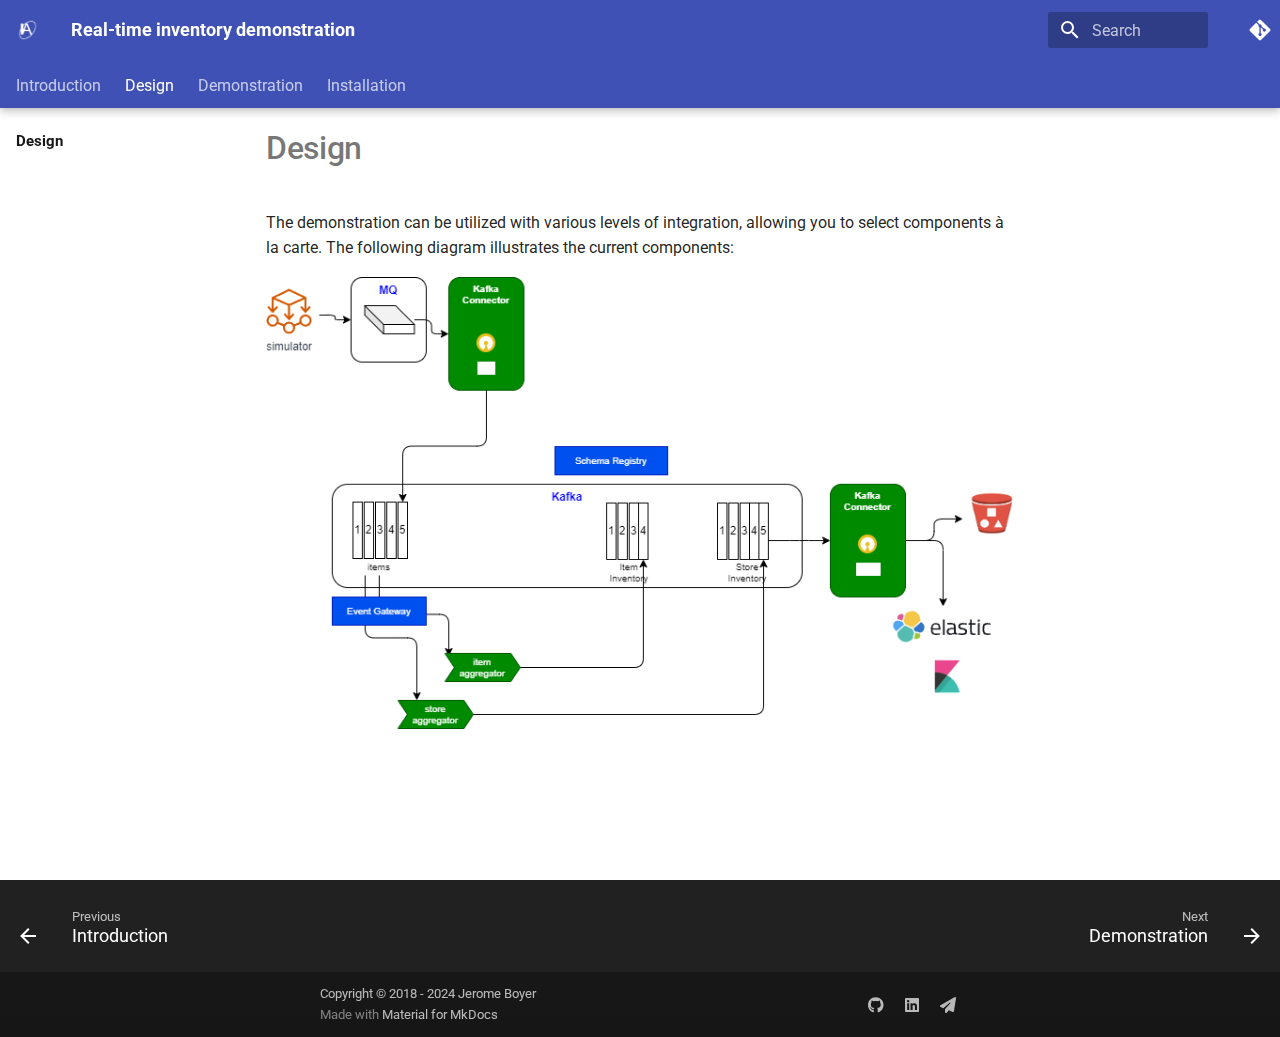
<file: design/index.html>
<!doctype html><html lang=en class=no-js> <head><meta charset=utf-8><meta name=viewport content="width=device-width,initial-scale=1"><meta name=description content="A demonstration of an even-driven architecture based solution with Kafka"><link rel=prev href=..><link href=../demo/ rel=next><link rel=icon href=../images/logo.drawio.png><meta name=generator content="mkdocs-1.6.0, mkdocs-material-9.5.31"><title>Design - Real-time inventory demonstration</title><link rel=stylesheet href=../assets/stylesheets/main.3cba04c6.min.css><link rel=stylesheet href=../assets/stylesheets/palette.06af60db.min.css><link rel=preconnect href=https://fonts.gstatic.com crossorigin><link rel=stylesheet href="https://fonts.googleapis.com/css?family=Roboto:300,300i,400,400i,700,700i%7CRoboto+Mono:400,400i,700,700i&display=fallback"><style>:root{--md-text-font:"Roboto";--md-code-font:"Roboto Mono"}</style><link rel=stylesheet href=../extra.css><script>__md_scope=new URL("..",location),__md_hash=e=>[...e].reduce((e,_)=>(e<<5)-e+_.charCodeAt(0),0),__md_get=(e,_=localStorage,t=__md_scope)=>JSON.parse(_.getItem(t.pathname+"."+e)),__md_set=(e,_,t=localStorage,a=__md_scope)=>{try{t.setItem(a.pathname+"."+e,JSON.stringify(_))}catch(e){}}</script></head> <body dir=ltr data-md-color-scheme=default data-md-color-primary=indigo data-md-color-accent=indigo> <input class=md-toggle data-md-toggle=drawer type=checkbox id=__drawer autocomplete=off> <input class=md-toggle data-md-toggle=search type=checkbox id=__search autocomplete=off> <label class=md-overlay for=__drawer></label> <div data-md-component=skip> <a href=#design class=md-skip> Skip to content </a> </div> <div data-md-component=announce> </div> <header class="md-header md-header--shadow md-header--lifted" data-md-component=header> <nav class="md-header__inner md-grid" aria-label=Header> <a href=.. title="Real-time inventory demonstration" class="md-header__button md-logo" aria-label="Real-time inventory demonstration" data-md-component=logo> <img src=../images/logo.drawio.png alt=logo> </a> <label class="md-header__button md-icon" for=__drawer> <svg xmlns=http://www.w3.org/2000/svg viewbox="0 0 24 24"><path d="M3 6h18v2H3V6m0 5h18v2H3v-2m0 5h18v2H3v-2Z"/></svg> </label> <div class=md-header__title data-md-component=header-title> <div class=md-header__ellipsis> <div class=md-header__topic> <span class=md-ellipsis> Real-time inventory demonstration </span> </div> <div class=md-header__topic data-md-component=header-topic> <span class=md-ellipsis> Design </span> </div> </div> </div> <label class="md-header__button md-icon" for=__search> <svg xmlns=http://www.w3.org/2000/svg viewbox="0 0 24 24"><path d="M9.5 3A6.5 6.5 0 0 1 16 9.5c0 1.61-.59 3.09-1.56 4.23l.27.27h.79l5 5-1.5 1.5-5-5v-.79l-.27-.27A6.516 6.516 0 0 1 9.5 16 6.5 6.5 0 0 1 3 9.5 6.5 6.5 0 0 1 9.5 3m0 2C7 5 5 7 5 9.5S7 14 9.5 14 14 12 14 9.5 12 5 9.5 5Z"/></svg> </label> <div class=md-search data-md-component=search role=dialog> <label class=md-search__overlay for=__search></label> <div class=md-search__inner role=search> <form class=md-search__form name=search> <input type=text class=md-search__input name=query aria-label=Search placeholder=Search autocapitalize=off autocorrect=off autocomplete=off spellcheck=false data-md-component=search-query required> <label class="md-search__icon md-icon" for=__search> <svg xmlns=http://www.w3.org/2000/svg viewbox="0 0 24 24"><path d="M9.5 3A6.5 6.5 0 0 1 16 9.5c0 1.61-.59 3.09-1.56 4.23l.27.27h.79l5 5-1.5 1.5-5-5v-.79l-.27-.27A6.516 6.516 0 0 1 9.5 16 6.5 6.5 0 0 1 3 9.5 6.5 6.5 0 0 1 9.5 3m0 2C7 5 5 7 5 9.5S7 14 9.5 14 14 12 14 9.5 12 5 9.5 5Z"/></svg> <svg xmlns=http://www.w3.org/2000/svg viewbox="0 0 24 24"><path d="M20 11v2H8l5.5 5.5-1.42 1.42L4.16 12l7.92-7.92L13.5 5.5 8 11h12Z"/></svg> </label> <nav class=md-search__options aria-label=Search> <button type=reset class="md-search__icon md-icon" title=Clear aria-label=Clear tabindex=-1> <svg xmlns=http://www.w3.org/2000/svg viewbox="0 0 24 24"><path d="M19 6.41 17.59 5 12 10.59 6.41 5 5 6.41 10.59 12 5 17.59 6.41 19 12 13.41 17.59 19 19 17.59 13.41 12 19 6.41Z"/></svg> </button> </nav> </form> <div class=md-search__output> <div class=md-search__scrollwrap tabindex=0 data-md-scrollfix> <div class=md-search-result data-md-component=search-result> <div class=md-search-result__meta> Initializing search </div> <ol class=md-search-result__list role=presentation></ol> </div> </div> </div> </div> </div> <div class=md-header__source> <a href=https://github.com/jbcodeforce/eda-rt-inventory title="Go to repository" class=md-source data-md-component=source> <div class="md-source__icon md-icon"> <svg xmlns=http://www.w3.org/2000/svg viewbox="0 0 448 512"><!-- Font Awesome Free 6.6.0 by @fontawesome - https://fontawesome.com License - https://fontawesome.com/license/free (Icons: CC BY 4.0, Fonts: SIL OFL 1.1, Code: MIT License) Copyright 2024 Fonticons, Inc.--><path d="M439.55 236.05 244 40.45a28.87 28.87 0 0 0-40.81 0l-40.66 40.63 51.52 51.52c27.06-9.14 52.68 16.77 43.39 43.68l49.66 49.66c34.23-11.8 61.18 31 35.47 56.69-26.49 26.49-70.21-2.87-56-37.34L240.22 199v121.85c25.3 12.54 22.26 41.85 9.08 55a34.34 34.34 0 0 1-48.55 0c-17.57-17.6-11.07-46.91 11.25-56v-123c-20.8-8.51-24.6-30.74-18.64-45L142.57 101 8.45 235.14a28.86 28.86 0 0 0 0 40.81l195.61 195.6a28.86 28.86 0 0 0 40.8 0l194.69-194.69a28.86 28.86 0 0 0 0-40.81z"/></svg> </div> <div class=md-source__repository> GitHub </div> </a> </div> </nav> <nav class=md-tabs aria-label=Tabs data-md-component=tabs> <div class=md-grid> <ul class=md-tabs__list> <li class=md-tabs__item> <a href=.. class=md-tabs__link> Introduction </a> </li> <li class="md-tabs__item md-tabs__item--active"> <a href=./ class=md-tabs__link> Design </a> </li> <li class=md-tabs__item> <a href=../demo/ class=md-tabs__link> Demonstration </a> </li> <li class=md-tabs__item> <a href=../install/ class=md-tabs__link> Installation </a> </li> </ul> </div> </nav> </header> <div class=md-container data-md-component=container> <main class=md-main data-md-component=main> <div class="md-main__inner md-grid"> <div class="md-sidebar md-sidebar--primary" data-md-component=sidebar data-md-type=navigation> <div class=md-sidebar__scrollwrap> <div class=md-sidebar__inner> <nav class="md-nav md-nav--primary md-nav--lifted" aria-label=Navigation data-md-level=0> <label class=md-nav__title for=__drawer> <a href=.. title="Real-time inventory demonstration" class="md-nav__button md-logo" aria-label="Real-time inventory demonstration" data-md-component=logo> <img src=../images/logo.drawio.png alt=logo> </a> Real-time inventory demonstration </label> <div class=md-nav__source> <a href=https://github.com/jbcodeforce/eda-rt-inventory title="Go to repository" class=md-source data-md-component=source> <div class="md-source__icon md-icon"> <svg xmlns=http://www.w3.org/2000/svg viewbox="0 0 448 512"><!-- Font Awesome Free 6.6.0 by @fontawesome - https://fontawesome.com License - https://fontawesome.com/license/free (Icons: CC BY 4.0, Fonts: SIL OFL 1.1, Code: MIT License) Copyright 2024 Fonticons, Inc.--><path d="M439.55 236.05 244 40.45a28.87 28.87 0 0 0-40.81 0l-40.66 40.63 51.52 51.52c27.06-9.14 52.68 16.77 43.39 43.68l49.66 49.66c34.23-11.8 61.18 31 35.47 56.69-26.49 26.49-70.21-2.87-56-37.34L240.22 199v121.85c25.3 12.54 22.26 41.85 9.08 55a34.34 34.34 0 0 1-48.55 0c-17.57-17.6-11.07-46.91 11.25-56v-123c-20.8-8.51-24.6-30.74-18.64-45L142.57 101 8.45 235.14a28.86 28.86 0 0 0 0 40.81l195.61 195.6a28.86 28.86 0 0 0 40.8 0l194.69-194.69a28.86 28.86 0 0 0 0-40.81z"/></svg> </div> <div class=md-source__repository> GitHub </div> </a> </div> <ul class=md-nav__list data-md-scrollfix> <li class=md-nav__item> <a href=.. class=md-nav__link> <span class=md-ellipsis> Introduction </span> </a> </li> <li class="md-nav__item md-nav__item--active"> <input class="md-nav__toggle md-toggle" type=checkbox id=__toc> <a href=./ class="md-nav__link md-nav__link--active"> <span class=md-ellipsis> Design </span> </a> </li> <li class=md-nav__item> <a href=../demo/ class=md-nav__link> <span class=md-ellipsis> Demonstration </span> </a> </li> <li class=md-nav__item> <a href=../install/ class=md-nav__link> <span class=md-ellipsis> Installation </span> </a> </li> </ul> </nav> </div> </div> </div> <div class="md-sidebar md-sidebar--secondary" data-md-component=sidebar data-md-type=toc> <div class=md-sidebar__scrollwrap> <div class=md-sidebar__inner> <nav class="md-nav md-nav--secondary" aria-label="Table of contents"> </nav> </div> </div> </div> <div class=md-content data-md-component=content> <article class="md-content__inner md-typeset"> <h1 id=design>Design<a class=headerlink href=#design title="Permanent link">&para;</a></h1> <p>The demonstration can be utilized with various levels of integration, allowing you to select components à la carte. The following diagram illustrates the current components:</p> <p><img alt src=../diagrams/mq-es-demo.drawio.png></p> </article> </div> <script>var target=document.getElementById(location.hash.slice(1));target&&target.name&&(target.checked=target.name.startsWith("__tabbed_"))</script> </div> <button type=button class="md-top md-icon" data-md-component=top hidden> <svg xmlns=http://www.w3.org/2000/svg viewbox="0 0 24 24"><path d="M13 20h-2V8l-5.5 5.5-1.42-1.42L12 4.16l7.92 7.92-1.42 1.42L13 8v12Z"/></svg> Back to top </button> </main> <footer class=md-footer> <nav class="md-footer__inner md-grid" aria-label=Footer> <a href=.. class="md-footer__link md-footer__link--prev" aria-label="Previous: Introduction"> <div class="md-footer__button md-icon"> <svg xmlns=http://www.w3.org/2000/svg viewbox="0 0 24 24"><path d="M20 11v2H8l5.5 5.5-1.42 1.42L4.16 12l7.92-7.92L13.5 5.5 8 11h12Z"/></svg> </div> <div class=md-footer__title> <span class=md-footer__direction> Previous </span> <div class=md-ellipsis> Introduction </div> </div> </a> <a href=../demo/ class="md-footer__link md-footer__link--next" aria-label="Next: Demonstration"> <div class=md-footer__title> <span class=md-footer__direction> Next </span> <div class=md-ellipsis> Demonstration </div> </div> <div class="md-footer__button md-icon"> <svg xmlns=http://www.w3.org/2000/svg viewbox="0 0 24 24"><path d="M4 11v2h12l-5.5 5.5 1.42 1.42L19.84 12l-7.92-7.92L10.5 5.5 16 11H4Z"/></svg> </div> </a> </nav> <div class="md-footer-meta md-typeset"> <div class="md-footer-meta__inner md-grid"> <div class=md-copyright> <div class=md-copyright__highlight> Copyright &copy; 2018 - 2024 Jerome Boyer </div> Made with <a href=https://squidfunk.github.io/mkdocs-material/ target=_blank rel=noopener> Material for MkDocs </a> </div> <div class=md-social> <a href=https://github.com/jbcodeforce target=_blank rel=noopener title=github.com class=md-social__link> <svg xmlns=http://www.w3.org/2000/svg viewbox="0 0 496 512"><!-- Font Awesome Free 6.6.0 by @fontawesome - https://fontawesome.com License - https://fontawesome.com/license/free (Icons: CC BY 4.0, Fonts: SIL OFL 1.1, Code: MIT License) Copyright 2024 Fonticons, Inc.--><path d="M165.9 397.4c0 2-2.3 3.6-5.2 3.6-3.3.3-5.6-1.3-5.6-3.6 0-2 2.3-3.6 5.2-3.6 3-.3 5.6 1.3 5.6 3.6zm-31.1-4.5c-.7 2 1.3 4.3 4.3 4.9 2.6 1 5.6 0 6.2-2s-1.3-4.3-4.3-5.2c-2.6-.7-5.5.3-6.2 2.3zm44.2-1.7c-2.9.7-4.9 2.6-4.6 4.9.3 2 2.9 3.3 5.9 2.6 2.9-.7 4.9-2.6 4.6-4.6-.3-1.9-3-3.2-5.9-2.9zM244.8 8C106.1 8 0 113.3 0 252c0 110.9 69.8 205.8 169.5 239.2 12.8 2.3 17.3-5.6 17.3-12.1 0-6.2-.3-40.4-.3-61.4 0 0-70 15-84.7-29.8 0 0-11.4-29.1-27.8-36.6 0 0-22.9-15.7 1.6-15.4 0 0 24.9 2 38.6 25.8 21.9 38.6 58.6 27.5 72.9 20.9 2.3-16 8.8-27.1 16-33.7-55.9-6.2-112.3-14.3-112.3-110.5 0-27.5 7.6-41.3 23.6-58.9-2.6-6.5-11.1-33.3 2.6-67.9 20.9-6.5 69 27 69 27 20-5.6 41.5-8.5 62.8-8.5s42.8 2.9 62.8 8.5c0 0 48.1-33.6 69-27 13.7 34.7 5.2 61.4 2.6 67.9 16 17.7 25.8 31.5 25.8 58.9 0 96.5-58.9 104.2-114.8 110.5 9.2 7.9 17 22.9 17 46.4 0 33.7-.3 75.4-.3 83.6 0 6.5 4.6 14.4 17.3 12.1C428.2 457.8 496 362.9 496 252 496 113.3 383.5 8 244.8 8zM97.2 352.9c-1.3 1-1 3.3.7 5.2 1.6 1.6 3.9 2.3 5.2 1 1.3-1 1-3.3-.7-5.2-1.6-1.6-3.9-2.3-5.2-1zm-10.8-8.1c-.7 1.3.3 2.9 2.3 3.9 1.6 1 3.6.7 4.3-.7.7-1.3-.3-2.9-2.3-3.9-2-.6-3.6-.3-4.3.7zm32.4 35.6c-1.6 1.3-1 4.3 1.3 6.2 2.3 2.3 5.2 2.6 6.5 1 1.3-1.3.7-4.3-1.3-6.2-2.2-2.3-5.2-2.6-6.5-1zm-11.4-14.7c-1.6 1-1.6 3.6 0 5.9 1.6 2.3 4.3 3.3 5.6 2.3 1.6-1.3 1.6-3.9 0-6.2-1.4-2.3-4-3.3-5.6-2z"/></svg> </a> <a href=https://linkedin.com/in/jeromeboyer target=_blank rel=noopener title=linkedin.com class=md-social__link> <svg xmlns=http://www.w3.org/2000/svg viewbox="0 0 448 512"><!-- Font Awesome Free 6.6.0 by @fontawesome - https://fontawesome.com License - https://fontawesome.com/license/free (Icons: CC BY 4.0, Fonts: SIL OFL 1.1, Code: MIT License) Copyright 2024 Fonticons, Inc.--><path d="M416 32H31.9C14.3 32 0 46.5 0 64.3v383.4C0 465.5 14.3 480 31.9 480H416c17.6 0 32-14.5 32-32.3V64.3c0-17.8-14.4-32.3-32-32.3zM135.4 416H69V202.2h66.5V416zm-33.2-243c-21.3 0-38.5-17.3-38.5-38.5S80.9 96 102.2 96c21.2 0 38.5 17.3 38.5 38.5 0 21.3-17.2 38.5-38.5 38.5zm282.1 243h-66.4V312c0-24.8-.5-56.7-34.5-56.7-34.6 0-39.9 27-39.9 54.9V416h-66.4V202.2h63.7v29.2h.9c8.9-16.8 30.6-34.5 62.9-34.5 67.2 0 79.7 44.3 79.7 101.9V416z"/></svg> </a> <a href target=_blank rel=noopener title class=md-social__link> <svg xmlns=http://www.w3.org/2000/svg viewbox="0 0 512 512"><!-- Font Awesome Free 6.6.0 by @fontawesome - https://fontawesome.com License - https://fontawesome.com/license/free (Icons: CC BY 4.0, Fonts: SIL OFL 1.1, Code: MIT License) Copyright 2024 Fonticons, Inc.--><path d="M498.1 5.6c10.1 7 15.4 19.1 13.5 31.2l-64 416c-1.5 9.7-7.4 18.2-16 23s-18.9 5.4-28 1.6L284 427.7l-68.5 74.1c-8.9 9.7-22.9 12.9-35.2 8.1S160 493.2 160 480v-83.6c0-4 1.5-7.8 4.2-10.8l167.6-182.8c5.8-6.3 5.6-16-.4-22s-15.7-6.4-22-.7L106 360.8l-88.3-44.2C7.1 311.3.3 300.7 0 288.9s5.9-22.8 16.1-28.7l448-256c10.7-6.1 23.9-5.5 34 1.4z"/></svg> </a> </div> </div> </div> </footer> </div> <div class=md-dialog data-md-component=dialog> <div class="md-dialog__inner md-typeset"></div> </div> <div class=md-progress data-md-component=progress role=progressbar></div> <script id=__config type=application/json>{"base": "..", "features": ["content.code.annotate", "content.code.copy", "content.tooltips", "search.highlight", "navigation.instant", "navigation.instant.progress", "navigation.tabs", "navigation.instant", "navigation.tabs.sticky", "navigation.tracking", "navigation.footer", "navigation.tabs.sticky", "navigation.top"], "search": "../assets/javascripts/workers/search.b8dbb3d2.min.js", "translations": {"clipboard.copied": "Copied to clipboard", "clipboard.copy": "Copy to clipboard", "search.result.more.one": "1 more on this page", "search.result.more.other": "# more on this page", "search.result.none": "No matching documents", "search.result.one": "1 matching document", "search.result.other": "# matching documents", "search.result.placeholder": "Type to start searching", "search.result.term.missing": "Missing", "select.version": "Select version"}}</script> <script src=../assets/javascripts/bundle.fe8b6f2b.min.js></script> </body> </html>
</file>
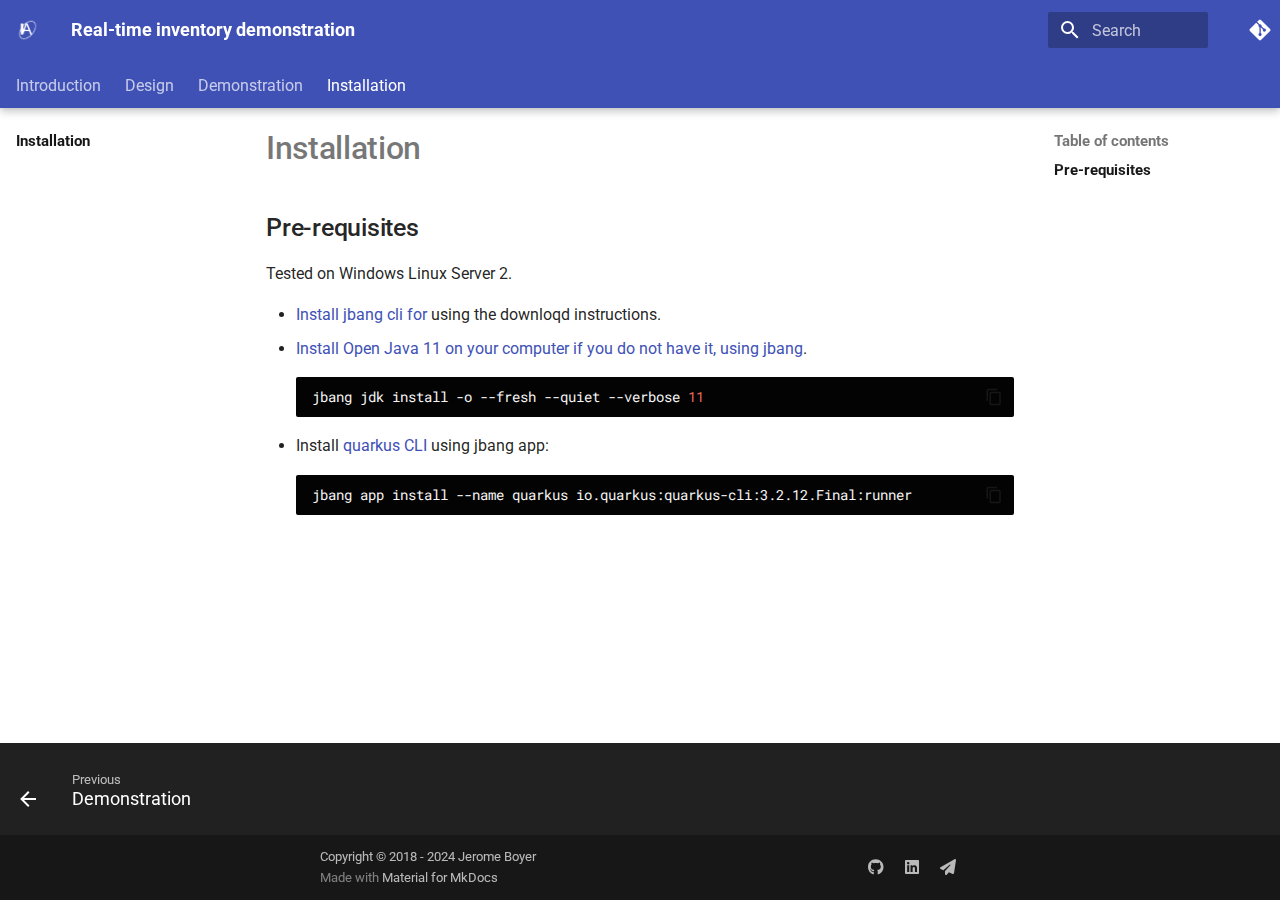
<file: install/index.html>
<!doctype html><html lang=en class=no-js> <head><meta charset=utf-8><meta name=viewport content="width=device-width,initial-scale=1"><meta name=description content="A demonstration of an even-driven architecture based solution with Kafka"><link href=../demo/ rel=prev><link rel=icon href=../images/logo.drawio.png><meta name=generator content="mkdocs-1.6.0, mkdocs-material-9.5.31"><title>Installation - Real-time inventory demonstration</title><link rel=stylesheet href=../assets/stylesheets/main.3cba04c6.min.css><link rel=stylesheet href=../assets/stylesheets/palette.06af60db.min.css><link rel=preconnect href=https://fonts.gstatic.com crossorigin><link rel=stylesheet href="https://fonts.googleapis.com/css?family=Roboto:300,300i,400,400i,700,700i%7CRoboto+Mono:400,400i,700,700i&display=fallback"><style>:root{--md-text-font:"Roboto";--md-code-font:"Roboto Mono"}</style><link rel=stylesheet href=../extra.css><script>__md_scope=new URL("..",location),__md_hash=e=>[...e].reduce((e,_)=>(e<<5)-e+_.charCodeAt(0),0),__md_get=(e,_=localStorage,t=__md_scope)=>JSON.parse(_.getItem(t.pathname+"."+e)),__md_set=(e,_,t=localStorage,a=__md_scope)=>{try{t.setItem(a.pathname+"."+e,JSON.stringify(_))}catch(e){}}</script></head> <body dir=ltr data-md-color-scheme=default data-md-color-primary=indigo data-md-color-accent=indigo> <input class=md-toggle data-md-toggle=drawer type=checkbox id=__drawer autocomplete=off> <input class=md-toggle data-md-toggle=search type=checkbox id=__search autocomplete=off> <label class=md-overlay for=__drawer></label> <div data-md-component=skip> <a href=#installation class=md-skip> Skip to content </a> </div> <div data-md-component=announce> </div> <header class="md-header md-header--shadow md-header--lifted" data-md-component=header> <nav class="md-header__inner md-grid" aria-label=Header> <a href=.. title="Real-time inventory demonstration" class="md-header__button md-logo" aria-label="Real-time inventory demonstration" data-md-component=logo> <img src=../images/logo.drawio.png alt=logo> </a> <label class="md-header__button md-icon" for=__drawer> <svg xmlns=http://www.w3.org/2000/svg viewbox="0 0 24 24"><path d="M3 6h18v2H3V6m0 5h18v2H3v-2m0 5h18v2H3v-2Z"/></svg> </label> <div class=md-header__title data-md-component=header-title> <div class=md-header__ellipsis> <div class=md-header__topic> <span class=md-ellipsis> Real-time inventory demonstration </span> </div> <div class=md-header__topic data-md-component=header-topic> <span class=md-ellipsis> Installation </span> </div> </div> </div> <label class="md-header__button md-icon" for=__search> <svg xmlns=http://www.w3.org/2000/svg viewbox="0 0 24 24"><path d="M9.5 3A6.5 6.5 0 0 1 16 9.5c0 1.61-.59 3.09-1.56 4.23l.27.27h.79l5 5-1.5 1.5-5-5v-.79l-.27-.27A6.516 6.516 0 0 1 9.5 16 6.5 6.5 0 0 1 3 9.5 6.5 6.5 0 0 1 9.5 3m0 2C7 5 5 7 5 9.5S7 14 9.5 14 14 12 14 9.5 12 5 9.5 5Z"/></svg> </label> <div class=md-search data-md-component=search role=dialog> <label class=md-search__overlay for=__search></label> <div class=md-search__inner role=search> <form class=md-search__form name=search> <input type=text class=md-search__input name=query aria-label=Search placeholder=Search autocapitalize=off autocorrect=off autocomplete=off spellcheck=false data-md-component=search-query required> <label class="md-search__icon md-icon" for=__search> <svg xmlns=http://www.w3.org/2000/svg viewbox="0 0 24 24"><path d="M9.5 3A6.5 6.5 0 0 1 16 9.5c0 1.61-.59 3.09-1.56 4.23l.27.27h.79l5 5-1.5 1.5-5-5v-.79l-.27-.27A6.516 6.516 0 0 1 9.5 16 6.5 6.5 0 0 1 3 9.5 6.5 6.5 0 0 1 9.5 3m0 2C7 5 5 7 5 9.5S7 14 9.5 14 14 12 14 9.5 12 5 9.5 5Z"/></svg> <svg xmlns=http://www.w3.org/2000/svg viewbox="0 0 24 24"><path d="M20 11v2H8l5.5 5.5-1.42 1.42L4.16 12l7.92-7.92L13.5 5.5 8 11h12Z"/></svg> </label> <nav class=md-search__options aria-label=Search> <button type=reset class="md-search__icon md-icon" title=Clear aria-label=Clear tabindex=-1> <svg xmlns=http://www.w3.org/2000/svg viewbox="0 0 24 24"><path d="M19 6.41 17.59 5 12 10.59 6.41 5 5 6.41 10.59 12 5 17.59 6.41 19 12 13.41 17.59 19 19 17.59 13.41 12 19 6.41Z"/></svg> </button> </nav> </form> <div class=md-search__output> <div class=md-search__scrollwrap tabindex=0 data-md-scrollfix> <div class=md-search-result data-md-component=search-result> <div class=md-search-result__meta> Initializing search </div> <ol class=md-search-result__list role=presentation></ol> </div> </div> </div> </div> </div> <div class=md-header__source> <a href=https://github.com/jbcodeforce/eda-rt-inventory title="Go to repository" class=md-source data-md-component=source> <div class="md-source__icon md-icon"> <svg xmlns=http://www.w3.org/2000/svg viewbox="0 0 448 512"><!-- Font Awesome Free 6.6.0 by @fontawesome - https://fontawesome.com License - https://fontawesome.com/license/free (Icons: CC BY 4.0, Fonts: SIL OFL 1.1, Code: MIT License) Copyright 2024 Fonticons, Inc.--><path d="M439.55 236.05 244 40.45a28.87 28.87 0 0 0-40.81 0l-40.66 40.63 51.52 51.52c27.06-9.14 52.68 16.77 43.39 43.68l49.66 49.66c34.23-11.8 61.18 31 35.47 56.69-26.49 26.49-70.21-2.87-56-37.34L240.22 199v121.85c25.3 12.54 22.26 41.85 9.08 55a34.34 34.34 0 0 1-48.55 0c-17.57-17.6-11.07-46.91 11.25-56v-123c-20.8-8.51-24.6-30.74-18.64-45L142.57 101 8.45 235.14a28.86 28.86 0 0 0 0 40.81l195.61 195.6a28.86 28.86 0 0 0 40.8 0l194.69-194.69a28.86 28.86 0 0 0 0-40.81z"/></svg> </div> <div class=md-source__repository> GitHub </div> </a> </div> </nav> <nav class=md-tabs aria-label=Tabs data-md-component=tabs> <div class=md-grid> <ul class=md-tabs__list> <li class=md-tabs__item> <a href=.. class=md-tabs__link> Introduction </a> </li> <li class=md-tabs__item> <a href=../design/ class=md-tabs__link> Design </a> </li> <li class=md-tabs__item> <a href=../demo/ class=md-tabs__link> Demonstration </a> </li> <li class="md-tabs__item md-tabs__item--active"> <a href=./ class=md-tabs__link> Installation </a> </li> </ul> </div> </nav> </header> <div class=md-container data-md-component=container> <main class=md-main data-md-component=main> <div class="md-main__inner md-grid"> <div class="md-sidebar md-sidebar--primary" data-md-component=sidebar data-md-type=navigation> <div class=md-sidebar__scrollwrap> <div class=md-sidebar__inner> <nav class="md-nav md-nav--primary md-nav--lifted" aria-label=Navigation data-md-level=0> <label class=md-nav__title for=__drawer> <a href=.. title="Real-time inventory demonstration" class="md-nav__button md-logo" aria-label="Real-time inventory demonstration" data-md-component=logo> <img src=../images/logo.drawio.png alt=logo> </a> Real-time inventory demonstration </label> <div class=md-nav__source> <a href=https://github.com/jbcodeforce/eda-rt-inventory title="Go to repository" class=md-source data-md-component=source> <div class="md-source__icon md-icon"> <svg xmlns=http://www.w3.org/2000/svg viewbox="0 0 448 512"><!-- Font Awesome Free 6.6.0 by @fontawesome - https://fontawesome.com License - https://fontawesome.com/license/free (Icons: CC BY 4.0, Fonts: SIL OFL 1.1, Code: MIT License) Copyright 2024 Fonticons, Inc.--><path d="M439.55 236.05 244 40.45a28.87 28.87 0 0 0-40.81 0l-40.66 40.63 51.52 51.52c27.06-9.14 52.68 16.77 43.39 43.68l49.66 49.66c34.23-11.8 61.18 31 35.47 56.69-26.49 26.49-70.21-2.87-56-37.34L240.22 199v121.85c25.3 12.54 22.26 41.85 9.08 55a34.34 34.34 0 0 1-48.55 0c-17.57-17.6-11.07-46.91 11.25-56v-123c-20.8-8.51-24.6-30.74-18.64-45L142.57 101 8.45 235.14a28.86 28.86 0 0 0 0 40.81l195.61 195.6a28.86 28.86 0 0 0 40.8 0l194.69-194.69a28.86 28.86 0 0 0 0-40.81z"/></svg> </div> <div class=md-source__repository> GitHub </div> </a> </div> <ul class=md-nav__list data-md-scrollfix> <li class=md-nav__item> <a href=.. class=md-nav__link> <span class=md-ellipsis> Introduction </span> </a> </li> <li class=md-nav__item> <a href=../design/ class=md-nav__link> <span class=md-ellipsis> Design </span> </a> </li> <li class=md-nav__item> <a href=../demo/ class=md-nav__link> <span class=md-ellipsis> Demonstration </span> </a> </li> <li class="md-nav__item md-nav__item--active"> <input class="md-nav__toggle md-toggle" type=checkbox id=__toc> <label class="md-nav__link md-nav__link--active" for=__toc> <span class=md-ellipsis> Installation </span> <span class="md-nav__icon md-icon"></span> </label> <a href=./ class="md-nav__link md-nav__link--active"> <span class=md-ellipsis> Installation </span> </a> <nav class="md-nav md-nav--secondary" aria-label="Table of contents"> <label class=md-nav__title for=__toc> <span class="md-nav__icon md-icon"></span> Table of contents </label> <ul class=md-nav__list data-md-component=toc data-md-scrollfix> <li class=md-nav__item> <a href=#pre-requisites class=md-nav__link> <span class=md-ellipsis> Pre-requisites </span> </a> </li> </ul> </nav> </li> </ul> </nav> </div> </div> </div> <div class="md-sidebar md-sidebar--secondary" data-md-component=sidebar data-md-type=toc> <div class=md-sidebar__scrollwrap> <div class=md-sidebar__inner> <nav class="md-nav md-nav--secondary" aria-label="Table of contents"> <label class=md-nav__title for=__toc> <span class="md-nav__icon md-icon"></span> Table of contents </label> <ul class=md-nav__list data-md-component=toc data-md-scrollfix> <li class=md-nav__item> <a href=#pre-requisites class=md-nav__link> <span class=md-ellipsis> Pre-requisites </span> </a> </li> </ul> </nav> </div> </div> </div> <div class=md-content data-md-component=content> <article class="md-content__inner md-typeset"> <h1 id=installation>Installation<a class=headerlink href=#installation title="Permanent link">&para;</a></h1> <h2 id=pre-requisites>Pre-requisites<a class=headerlink href=#pre-requisites title="Permanent link">&para;</a></h2> <p>Tested on Windows Linux Server 2.</p> <ul> <li><a href=https://www.jbang.dev/ >Install jbang cli for </a> using the downloqd instructions.</li> <li> <p><a href=https://www.jbang.dev/documentation/guide/latest/javaversions.html>Install Open Java 11 on your computer if you do not have it, using jbang</a>. </p> <div class=highlight><pre><span></span><code><a id=__codelineno-0-1 name=__codelineno-0-1 href=#__codelineno-0-1></a>jbang<span class=w> </span>jdk<span class=w> </span>install<span class=w> </span>-o<span class=w> </span>--fresh<span class=w> </span>--quiet<span class=w> </span>--verbose<span class=w> </span><span class=m>11</span>
</code></pre></div> </li> <li> <p>Install <a href=https://quarkus.io/ >quarkus CLI</a> using jbang app:</p> <div class=highlight><pre><span></span><code><a id=__codelineno-1-1 name=__codelineno-1-1 href=#__codelineno-1-1></a>jbang<span class=w> </span>app<span class=w> </span>install<span class=w> </span>--name<span class=w> </span>quarkus<span class=w> </span>io.quarkus:quarkus-cli:3.2.12.Final:runner
</code></pre></div> </li> </ul> </article> </div> <script>var target=document.getElementById(location.hash.slice(1));target&&target.name&&(target.checked=target.name.startsWith("__tabbed_"))</script> </div> <button type=button class="md-top md-icon" data-md-component=top hidden> <svg xmlns=http://www.w3.org/2000/svg viewbox="0 0 24 24"><path d="M13 20h-2V8l-5.5 5.5-1.42-1.42L12 4.16l7.92 7.92-1.42 1.42L13 8v12Z"/></svg> Back to top </button> </main> <footer class=md-footer> <nav class="md-footer__inner md-grid" aria-label=Footer> <a href=../demo/ class="md-footer__link md-footer__link--prev" aria-label="Previous: Demonstration"> <div class="md-footer__button md-icon"> <svg xmlns=http://www.w3.org/2000/svg viewbox="0 0 24 24"><path d="M20 11v2H8l5.5 5.5-1.42 1.42L4.16 12l7.92-7.92L13.5 5.5 8 11h12Z"/></svg> </div> <div class=md-footer__title> <span class=md-footer__direction> Previous </span> <div class=md-ellipsis> Demonstration </div> </div> </a> </nav> <div class="md-footer-meta md-typeset"> <div class="md-footer-meta__inner md-grid"> <div class=md-copyright> <div class=md-copyright__highlight> Copyright &copy; 2018 - 2024 Jerome Boyer </div> Made with <a href=https://squidfunk.github.io/mkdocs-material/ target=_blank rel=noopener> Material for MkDocs </a> </div> <div class=md-social> <a href=https://github.com/jbcodeforce target=_blank rel=noopener title=github.com class=md-social__link> <svg xmlns=http://www.w3.org/2000/svg viewbox="0 0 496 512"><!-- Font Awesome Free 6.6.0 by @fontawesome - https://fontawesome.com License - https://fontawesome.com/license/free (Icons: CC BY 4.0, Fonts: SIL OFL 1.1, Code: MIT License) Copyright 2024 Fonticons, Inc.--><path d="M165.9 397.4c0 2-2.3 3.6-5.2 3.6-3.3.3-5.6-1.3-5.6-3.6 0-2 2.3-3.6 5.2-3.6 3-.3 5.6 1.3 5.6 3.6zm-31.1-4.5c-.7 2 1.3 4.3 4.3 4.9 2.6 1 5.6 0 6.2-2s-1.3-4.3-4.3-5.2c-2.6-.7-5.5.3-6.2 2.3zm44.2-1.7c-2.9.7-4.9 2.6-4.6 4.9.3 2 2.9 3.3 5.9 2.6 2.9-.7 4.9-2.6 4.6-4.6-.3-1.9-3-3.2-5.9-2.9zM244.8 8C106.1 8 0 113.3 0 252c0 110.9 69.8 205.8 169.5 239.2 12.8 2.3 17.3-5.6 17.3-12.1 0-6.2-.3-40.4-.3-61.4 0 0-70 15-84.7-29.8 0 0-11.4-29.1-27.8-36.6 0 0-22.9-15.7 1.6-15.4 0 0 24.9 2 38.6 25.8 21.9 38.6 58.6 27.5 72.9 20.9 2.3-16 8.8-27.1 16-33.7-55.9-6.2-112.3-14.3-112.3-110.5 0-27.5 7.6-41.3 23.6-58.9-2.6-6.5-11.1-33.3 2.6-67.9 20.9-6.5 69 27 69 27 20-5.6 41.5-8.5 62.8-8.5s42.8 2.9 62.8 8.5c0 0 48.1-33.6 69-27 13.7 34.7 5.2 61.4 2.6 67.9 16 17.7 25.8 31.5 25.8 58.9 0 96.5-58.9 104.2-114.8 110.5 9.2 7.9 17 22.9 17 46.4 0 33.7-.3 75.4-.3 83.6 0 6.5 4.6 14.4 17.3 12.1C428.2 457.8 496 362.9 496 252 496 113.3 383.5 8 244.8 8zM97.2 352.9c-1.3 1-1 3.3.7 5.2 1.6 1.6 3.9 2.3 5.2 1 1.3-1 1-3.3-.7-5.2-1.6-1.6-3.9-2.3-5.2-1zm-10.8-8.1c-.7 1.3.3 2.9 2.3 3.9 1.6 1 3.6.7 4.3-.7.7-1.3-.3-2.9-2.3-3.9-2-.6-3.6-.3-4.3.7zm32.4 35.6c-1.6 1.3-1 4.3 1.3 6.2 2.3 2.3 5.2 2.6 6.5 1 1.3-1.3.7-4.3-1.3-6.2-2.2-2.3-5.2-2.6-6.5-1zm-11.4-14.7c-1.6 1-1.6 3.6 0 5.9 1.6 2.3 4.3 3.3 5.6 2.3 1.6-1.3 1.6-3.9 0-6.2-1.4-2.3-4-3.3-5.6-2z"/></svg> </a> <a href=https://linkedin.com/in/jeromeboyer target=_blank rel=noopener title=linkedin.com class=md-social__link> <svg xmlns=http://www.w3.org/2000/svg viewbox="0 0 448 512"><!-- Font Awesome Free 6.6.0 by @fontawesome - https://fontawesome.com License - https://fontawesome.com/license/free (Icons: CC BY 4.0, Fonts: SIL OFL 1.1, Code: MIT License) Copyright 2024 Fonticons, Inc.--><path d="M416 32H31.9C14.3 32 0 46.5 0 64.3v383.4C0 465.5 14.3 480 31.9 480H416c17.6 0 32-14.5 32-32.3V64.3c0-17.8-14.4-32.3-32-32.3zM135.4 416H69V202.2h66.5V416zm-33.2-243c-21.3 0-38.5-17.3-38.5-38.5S80.9 96 102.2 96c21.2 0 38.5 17.3 38.5 38.5 0 21.3-17.2 38.5-38.5 38.5zm282.1 243h-66.4V312c0-24.8-.5-56.7-34.5-56.7-34.6 0-39.9 27-39.9 54.9V416h-66.4V202.2h63.7v29.2h.9c8.9-16.8 30.6-34.5 62.9-34.5 67.2 0 79.7 44.3 79.7 101.9V416z"/></svg> </a> <a href target=_blank rel=noopener title class=md-social__link> <svg xmlns=http://www.w3.org/2000/svg viewbox="0 0 512 512"><!-- Font Awesome Free 6.6.0 by @fontawesome - https://fontawesome.com License - https://fontawesome.com/license/free (Icons: CC BY 4.0, Fonts: SIL OFL 1.1, Code: MIT License) Copyright 2024 Fonticons, Inc.--><path d="M498.1 5.6c10.1 7 15.4 19.1 13.5 31.2l-64 416c-1.5 9.7-7.4 18.2-16 23s-18.9 5.4-28 1.6L284 427.7l-68.5 74.1c-8.9 9.7-22.9 12.9-35.2 8.1S160 493.2 160 480v-83.6c0-4 1.5-7.8 4.2-10.8l167.6-182.8c5.8-6.3 5.6-16-.4-22s-15.7-6.4-22-.7L106 360.8l-88.3-44.2C7.1 311.3.3 300.7 0 288.9s5.9-22.8 16.1-28.7l448-256c10.7-6.1 23.9-5.5 34 1.4z"/></svg> </a> </div> </div> </div> </footer> </div> <div class=md-dialog data-md-component=dialog> <div class="md-dialog__inner md-typeset"></div> </div> <div class=md-progress data-md-component=progress role=progressbar></div> <script id=__config type=application/json>{"base": "..", "features": ["content.code.annotate", "content.code.copy", "content.tooltips", "search.highlight", "navigation.instant", "navigation.instant.progress", "navigation.tabs", "navigation.instant", "navigation.tabs.sticky", "navigation.tracking", "navigation.footer", "navigation.tabs.sticky", "navigation.top"], "search": "../assets/javascripts/workers/search.b8dbb3d2.min.js", "translations": {"clipboard.copied": "Copied to clipboard", "clipboard.copy": "Copy to clipboard", "search.result.more.one": "1 more on this page", "search.result.more.other": "# more on this page", "search.result.none": "No matching documents", "search.result.one": "1 matching document", "search.result.other": "# matching documents", "search.result.placeholder": "Type to start searching", "search.result.term.missing": "Missing", "select.version": "Select version"}}</script> <script src=../assets/javascripts/bundle.fe8b6f2b.min.js></script> </body> </html>
</file>
